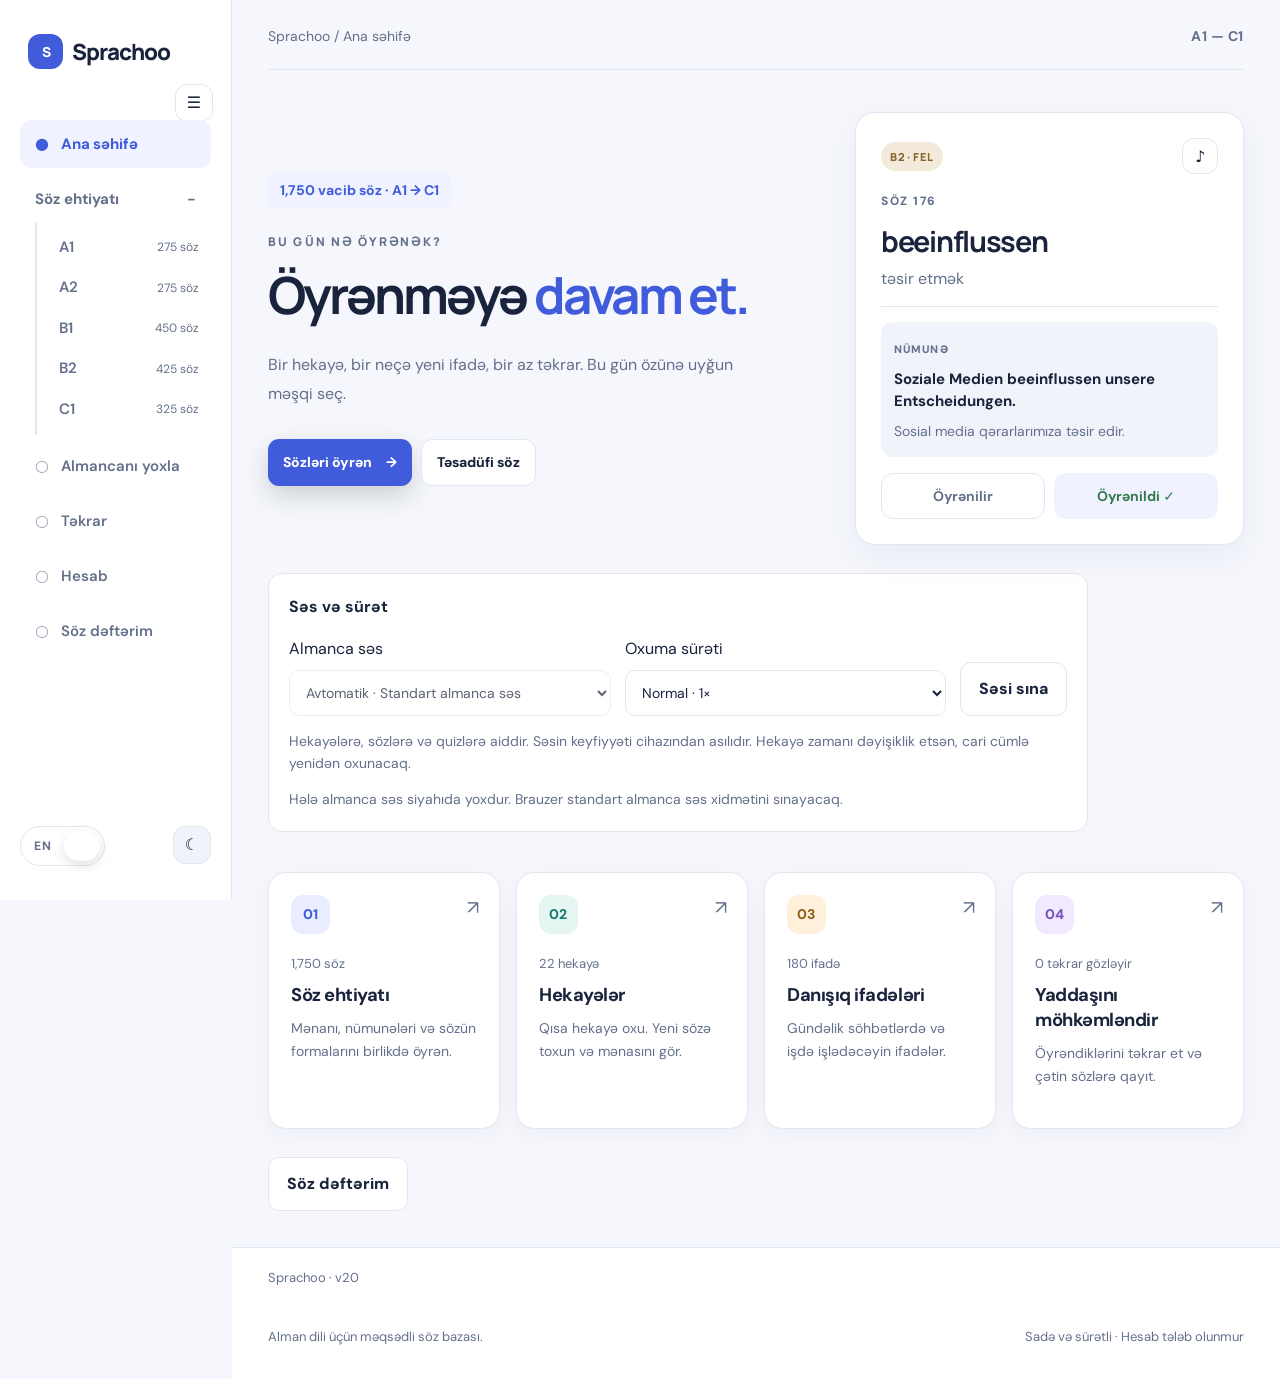
<file: index.html>
<!DOCTYPE html>
<html lang="az" data-theme="light" data-build="20">
<head>
  <meta charset="UTF-8" />
  <meta name="viewport" content="width=device-width, initial-scale=1.0" />
  <title>Sprachoo — Alman dilində 1,750 vacib söz</title>
  <meta name="description" content="A1-dən C1-ə qədər 1,750 vacib Alman sözünü Azərbaycan və İngilis dillərində öyrən." />
  <link rel="preconnect" href="https://fonts.googleapis.com">
  <link rel="preconnect" href="https://fonts.gstatic.com" crossorigin>
  <link href="https://fonts.googleapis.com/css2?family=DM+Sans:wght@400;500;600;700&family=Manrope:wght@600;700;800&display=swap" rel="stylesheet">
  <link rel="stylesheet" href="styles.css?v=20" />
  <link rel="stylesheet" href="workspace.css?v=20" />
  <link rel="stylesheet" href="course.css?v=20" />
</head>
<body>
  <div class="ambient ambient-one"></div>
  <div class="ambient ambient-two"></div>

  <header class="topbar">
    <a class="brand" href="#home" aria-label="Sprachoo home">
      <span class="brand-mark">S</span>
      <span>Sprachoo</span>
    </a>
    <button id="sidebarToggle" type="button" class="icon-btn" aria-controls="mainNav" aria-expanded="true" aria-label="Collapse menu">☰</button>
    <nav id="mainNav" aria-label="Main navigation">
      <a href="#home" data-workspace-text="home">Ana səhifə</a>
      <details id="vocabularyNav" open><summary><span data-course-text="vocabulary">Söz ehtiyatı</span></summary><div id="sidebarLevels"></div></details>
      <a href="#assessment" data-course-text="assessment">Almancanı yoxla</a>
      <a href="#review" data-feature-text="navReview">Təkrar</a>

      <span id="navQuiz" hidden></span>
      <a href="#account" id="navAccount">Hesab</a>
      <a href="#saved" id="navProgress" data-course-text="saved">Söz dəftərim</a>
    </nav>
    <div class="language-toggle" id="languageToggle" role="group" aria-label="Translation language">
      <button type="button" data-lang="en" aria-label="Show English translations">EN</button>
      <button type="button" data-lang="az" class="active" aria-label="Show Azerbaijani translations">AZ</button>
    </div>
    <button class="icon-btn" id="themeToggle" type="button" aria-label="Toggle dark mode" title="Toggle theme">☾</button>
  </header>

  <main id="workspaceMain">
    <span id="navWords" hidden></span>
    <div class="workspace-heading"><span id="workspaceBreadcrumb">Sprachoo / Öyrənmə məkanı</span><span class="workspace-level-note">A1 — C1</span></div>
    <div class="shell" id="levelWorkspace" hidden><div class="level-heading"><h1 id="courseLevelTitle">A1</h1><label><span data-course-text="speed">Sürət</span> <select id="levelSpeed"><option value="0.75">Slow</option><option value="1">Normal</option><option value="1.25">Fast</option></select></label></div><nav id="levelTabs" aria-label="Level activities"></nav></div>
    <section id="home" class="hero shell">
      <div class="hero-copy reveal">
        <div class="hero-badge" id="heroBadge"><span class="pulse-dot"></span> 1,750 vacib söz · A1 → C1</div>
        <p class="eyebrow" id="heroEyebrow">ALMAN DİLİNİ DAHA AĞILLI ÖYRƏN</p>
        <h1 id="heroTitle">Həqiqətən <em>işlədəcəyin</em> Alman sözlərini öyrən.</h1>
        <p class="lead" id="heroLead">A1-dən C1-ə qədər 1,750 vacib Alman sözü. Azərbaycan və İngilis tərcümələri, tələffüz, quiz və proqres izləmə — hamısı bir yerdə.</p>
        <div class="hero-actions">
          <a class="btn primary" href="#learn" id="startLearningBtn">Öyrənməyə başla <span>→</span></a>
          <a class="btn secondary" href="#stories" data-story-text="read">Hekayələri oxu</a>
          <a class="btn secondary" href="#review" data-feature-text="practice">Bu gün təkrar et</a>
          <button class="btn secondary" id="randomWordBtn" type="button">Təsadüfi söz</button>
        </div>
        <div class="trust-row">
          <div><span class="trust-icon">✓</span><span><b id="trustLevelsTitle">5 səviyyə</b><small id="trustLevelsSub">A1-dən C1-ə</small></span></div>
          <div><span class="trust-icon">↗</span><span><b id="trustProgressTitle">Proqresi izlə</b><small id="trustProgressSub">Brauzerdə saxlanılır</small></span></div>
          <div><span class="trust-icon">◉</span><span><b id="trustPronTitle">Tələffüz</b><small id="trustPronSub">Bir kliklə</small></span></div>
        </div>
      </div>

      <div class="hero-visual reveal">
        <div class="float-chip chip-one">A1 · sein</div>
        <div class="float-chip chip-two">C1 · mithin</div>
        <div class="study-card" id="heroStudyCard">
          <div class="study-card-head">
            <span class="level-pill level-B2" id="heroType">B2 · FEL</span>
            <button class="speaker-btn" type="button" data-speak="beeinflussen" aria-label="Listen to beeinflussen">♪</button>
          </div>
          <div class="word-number" id="heroWordNumber">SÖZ 176</div>
          <h2>beeinflussen</h2>
          <p class="translation" id="heroMeaning">to influence</p>
          <div class="mini-divider"></div>
          <div class="example-box">
            <span id="heroExampleLabel">Nümunə</span>
            <p>Soziale Medien beeinflussen unsere Entscheidungen.</p>
            <small id="heroExampleTranslation">Social media influences our decisions.</small>
          </div>
          <div class="study-actions">
            <button class="state-btn" id="heroLearningBtn">Öyrənilir</button>
            <button class="state-btn success" id="heroMasteredBtn">Öyrənildi ✓</button>
          </div>
        </div>
        <div class="mini-progress-card">
          <span id="heroLevelProgressLabel">Bu səviyyə</span>
          <strong>24%</strong>
          <div class="tiny-bar"><i style="width:24%"></i></div>
        </div>
      </div>
      <div class="audio-settings" id="audioSettings">
        <h3 data-audio-text="title">Səs və sürət</h3>
        <div class="audio-controls"><label><span data-audio-text="voice">Almanca səs</span><select id="speechVoice" aria-describedby="audioHint audioStatus"></select></label><label><span data-audio-text="speed">Oxuma sürəti</span><select id="speechSpeed"></select></label><button type="button" class="btn secondary" id="previewVoice" data-audio-text="preview">Səsi sına</button></div>
        <p id="audioHint" data-audio-text="hint"></p><p id="audioStatus" role="status"></p>
      </div>
      <div class="activity-grid">
        <a class="activity-card activity-vocabulary" href="#learn"><span class="activity-number">01</span><span class="activity-meta">1,750 <span data-workspace-text="words">söz</span></span><h2 data-workspace-text="vocabulary">Söz ehtiyatı</h2><p data-workspace-text="vocabularyCopy">Mənanı, nümunələri və sözün formalarını birlikdə öyrən.</p><span class="activity-go" aria-hidden="true">↗</span></a>
        <a class="activity-card activity-stories" href="#stories"><span class="activity-number">02</span><span class="activity-meta">22 <span data-workspace-text="storiesCount">hekayə</span></span><h2 data-workspace-text="stories">Hekayələr</h2><p data-workspace-text="storiesCopy">Qısa hekayə oxu. Yeni sözə toxun və mənasını gör.</p><span class="activity-go" aria-hidden="true">↗</span></a>
        <a class="activity-card activity-phrases" href="#phrases"><span class="activity-number">03</span><span class="activity-meta">180 <span data-workspace-text="phrasesCount">ifadə</span></span><h2 data-workspace-text="phrases">Danışıq ifadələri</h2><p data-workspace-text="phrasesCopy">Gündəlik söhbətlərdə və işdə işlədəcəyin ifadələr.</p><span class="activity-go" aria-hidden="true">↗</span></a>
        <a class="activity-card activity-review" href="#review"><span class="activity-number">04</span><span class="activity-meta" id="homeDueCount">0</span><h2 data-workspace-text="review">Yaddaşını möhkəmləndir</h2><p data-workspace-text="reviewCopy">Öyrəndiklərini təkrar et və çətin sözlərə qayıt.</p><span class="activity-go" aria-hidden="true">↗</span></a>
      </div>
      <a class="btn secondary home-saved" href="#saved" data-course-text="saved">Söz dəftərim</a>
      <div class="home-progress-strip" hidden><div><span data-workspace-text="yourProgress">Sənin irəliləyişin</span><strong id="homeMasteredCount">0 / 1,750</strong></div><div class="home-progress-track" role="progressbar" aria-label="Vocabulary mastery" aria-valuemin="0" aria-valuemax="1750" aria-valuenow="0" id="homeProgressTrack"><span id="homeProgressFill"></span></div><a href="#saved" id="homeSavedLink">Söz dəftərim →</a></div>
    </section>

    <section id="stories" class="section shell stories-section">
      <div class="section-head"><div><p class="eyebrow" data-story-text="nav">Hekayələr</p><h2 data-story-text="title">Oxu və sözləri mətn içində öyrən.</h2><p class="section-copy" data-story-text="intro"></p></div></div>
      <label class="story-picker"><span data-story-text="choose">Hekayə seç</span><select id="storySelect"></select></label>
      <article class="story-reader"><div class="story-reader-header"><span id="storyMeta"></span><button class="btn secondary" id="listenStory" type="button" data-story-text="listen">Hekayəni dinlə</button></div><h3 id="storyTitle" lang="de"></h3><p class="story-hint" data-story-text="hint"></p><div id="storyText" lang="de"></div></article>
      <div class="story-comprehension"><h3 data-story-text="questions">Nə başa düşdün?</h3><p id="storyScore" role="status"></p><div id="storyQuestions"></div></div>
    </section>

    <section id="review" class="section shell review-section">
      <div class="section-head"><div><p class="eyebrow" data-feature-text="navReview">Təkrar</p><h2 data-feature-text="reviewTitle">Bu gün təkrar et.</h2><p class="section-copy" data-feature-text="reviewCopy"></p></div>
      <label class="feature-level"><span data-feature-text="level">Səviyyə</span><select id="reviewLevel"><option value="A1">A1</option></select></label></div>
      <div class="review-layout"><aside class="review-sidebar"><strong id="reviewStats" aria-live="polite"></strong><p data-feature-text="reviewHint"></p><p id="reviewStorage"></p></aside><div class="review-card" id="reviewCard"></div></div>
    </section>

    <section id="learn" class="section shell">
      <div class="section-head reveal">
        <div>
          <p class="eyebrow" id="learnEyebrow">SÖZLÜYÜ KƏŞF ET</p>
          <h2 id="learnTitle">Səviyyəni seç.</h2>
          <p class="section-copy" id="learnCopy">Səviyyə-səviyyə öyrən və ya 1,750 söz arasında dərhal axtar.</p>
        </div>
        <button type="button" id="vocabularyToggle" class="btn secondary" aria-expanded="true" aria-controls="vocabularyContent">Sözləri gizlət</button>
      </div>
      <div id="vocabularyContent">
      <div class="vocabulary-search-row">
        <label class="search-wrap">
          <span>⌕</span>
          <input id="searchInput" type="search" placeholder="Almanca və ya Azərbaycan dilində axtar…" autocomplete="off" />
        </label>
      </div>

      <div class="levels" id="levelButtons"></div>

      <div class="toolbar">
        <div><strong id="wordCount">0 words</strong><span class="toolbar-note" id="filterHint"> in A1</span></div>
        <select id="statusFilter" aria-label="Filter by learning status">
          <option value="all" id="statusAll">Bütün sözlər</option>
          <option value="new" id="statusNew">Yeni</option>
          <option value="learning" id="statusLearning">Öyrənilir</option>
          <option value="mastered" id="statusMastered">Öyrənildi</option>
        </select>
      </div>
      <div class="word-grid" id="wordGrid"></div>
      <nav class="word-pagination" id="wordPagination" aria-label="Vocabulary pages" hidden>
        <button type="button" id="wordPrevious" aria-controls="wordGrid">← Əvvəlki</button>
        <span id="wordPageInfo" aria-live="polite"></span>
        <button type="button" id="wordNext" aria-controls="wordGrid">Növbəti →</button>
      </nav>
      </div>
    </section>

    <section id="phrases" class="section shell">
      <div class="section-head"><div><p class="eyebrow" data-feature-text="navPhrases">İfadələr</p><h2 data-feature-text="phrasesTitle"></h2><p class="section-copy" data-feature-text="phrasesCopy"></p></div><label class="feature-level"><span data-feature-text="level">Səviyyə</span><select id="phraseLevel"><option value="A1">A1</option></select></label></div>
      <p id="phraseCount" class="toolbar-note"></p><div id="phraseGrid" class="word-grid"></div>
    </section>

    <section id="quiz" class="quiz-section">
      <div class="quiz-shell shell">
        <div class="quiz-intro reveal">
          <p class="eyebrow light" id="quizEyebrow">SÜRƏTLİ MƏŞQ</p>
          <h2 id="quizTitle">Sözü yadda saxla.</h2>
          <p id="quizCopy">10 qısa sual. Dərhal nəticəni gör və yeni sözləri praktikada möhkəmləndir.</p>
          <div class="quiz-meta">
            <label><span id="quizLevelLabel">Səviyyə</span>
              <select id="quizLevel"></select>
            </label>
            <div class="score-box"><span id="quizScoreLabel">Nəticə</span><strong id="quizScore">0 / 0</strong></div>
          </div>
        </div>

        <div class="quiz-card reveal" id="quizCard">
          <div class="quiz-card-top">
            <span id="quizCounter">Question 1</span>
            <button class="speaker-btn dark" id="quizSpeak" type="button" aria-label="Listen to quiz word">♪</button>
          </div>
          <p class="quiz-label" id="quizPrompt">Bu söz nə deməkdir?</p>
          <h3 id="quizWord">—</h3>
          <div id="quizOptions" class="quiz-options"></div>
          <div id="quizFeedback" class="quiz-feedback"></div>
          <button id="nextQuiz" class="btn quiz-next hidden" type="button">Növbəti sual →</button>
        </div>
      </div>
    </section>

    <div hidden id="progress" class="section shell progress-section">
      <div class="section-head reveal">
        <div>
          <p class="eyebrow" id="progressEyebrow">SƏNİN PROQRESİN</p>
          <h2 id="progressTitle">Kiçik addımlar böyük nəticə verir.</h2>
          <p class="section-copy" id="progressCopy">Sözləri “Öyrənilir” və ya “Öyrənildi” kimi qeyd et və irəliləyişini izlə.</p>
        </div>
        <button id="resetProgress" class="btn subtle-danger" type="button">Proqresi sıfırla</button>
      </div>

      <div class="progress-layout">
        <div class="overall-card reveal">
          <div class="ring" id="overallRing"><span id="overallPercent">0%</span></div>
          <div>
            <span class="small-label" id="overallProgressLabel">ÜMUMİ PROQRES</span>
            <h3 id="masteryMessage">Sənin öyrənmə yolun buradan başlayır.</h3>
            <p id="progressDescription">Sözləri addım-addım öyrən. Proqresin bu brauzerdə saxlanılır.</p>
          </div>
        </div>

        <div class="progress-cards reveal">
          <div class="progress-card mastered-card"><span id="masteredLabel">Öyrənildi</span><strong id="masteredCount">0</strong><small id="masteredSub">söz tamamlandı</small></div>
          <div class="progress-card learning-card"><span id="learningLabel">Öyrənilir</span><strong id="learningCount">0</strong><small id="learningSub">öyrənmə siyahısında</small></div>
          <div class="progress-card new-card"><span id="newLabel">Yeni</span><strong id="newCount">1750</strong><small id="newSub">öyrənilməyi gözləyir</small></div>
        </div>
      </div>

      <div class="level-progress-panel reveal">
        <div class="panel-head"><strong id="levelsProgressTitle">Səviyyələr üzrə proqres</strong><span id="levelsProgressSub">Öyrənilmiş sözlər</span></div>
        <div id="progressBars" class="progress-bars"></div>
      </div>
    </div>
    <section id="account" class="section shell" hidden><h2 id="accountTitle">Sprachoo hesabın</h2><div id="accountPanel" class="account-panel"></div></section>
    <section id="saved" class="section shell"><h2 data-course-text="saved">Söz dəftərim</h2><div class="saved-add-panel"><label for="savedSearch" id="savedSearchLabel">Söz əlavə et</label><input id="savedSearch" type="search" autocomplete="off" maxlength="100" placeholder="Almanca, azərbaycanca və ya ingiliscə axtar"><p id="savedSearchHint"></p><div id="savedSearchResults" aria-live="polite"></div><p id="savedStatus" role="status"></p></div><p id="savedPracticeHint"></p><button id="savedPractice" type="button" class="btn primary"></button><div id="savedWordsList" class="word-grid"></div></section>
    <section id="grammar" class="section shell"><h2 data-course-text="grammar">Qrammatika</h2><div id="grammarLessons"></div></section>
    <section id="videos" class="section shell"><h2 data-course-text="videos">Videolar</h2><div id="videoActivities" class="media-grid"></div></section>
    <section id="listening" class="section shell"><h2 data-course-text="listening">Dinləmə</h2><div id="listeningActivities" class="media-grid"></div></section>
    <section id="assessment" class="section shell"><h2 data-course-text="assessment">Almancanı yoxla</h2><p data-course-text="assessmentIntro"></p><div id="assessmentPanel"></div></section>
    <section id="practice" class="section shell"><h2 data-course-text="practice">Sözləri işlət</h2><div id="practicePanel"></div></section>
  </main>

  <footer>
    <div class="shell release-label">Sprachoo · v20</div>
    <div class="shell footer-inner">
      <div><a class="brand footer-brand" href="#home"><span class="brand-mark">S</span><span>Sprachoo</span></a><p id="footerDescription">Alman dili üçün məqsədli söz bazası.</p></div>
      <div class="footer-note" id="footerNote">Sadə və sürətli · Hesab tələb olunmur</div>
    </div>
  </footer>

  <div id="wordPopup" class="word-popup" role="dialog" aria-modal="false" aria-labelledby="wordPopupTitle" hidden></div>
  <div id="transcriptWordPopup" class="word-popup transcript-word-popup" role="dialog" aria-modal="false" aria-labelledby="transcriptPopupTitle" hidden></div>
  <div class="toast" id="toast" role="status" aria-live="polite"></div>
  <script src="examples.js?v=20"></script>
  <script src="phrases.js?v=20"></script>
  <script src="review.js?v=20"></script>
  <script src="stories-data.js?v=20"></script>
  <script src="stories.js?v=20"></script>
  <script src="features.js?v=20"></script>
  <script src="audio.js?v=20"></script>
  <script src="vocabulary-extra.js?v=20"></script>
  <script src="content-extra.js?v=20"></script>
  <script src="course-data.js?v=20"></script>
  <script src="app.js?v=20"></script>
  <script src="workspace.js?v=20"></script>
  <script src="video-transcripts.js?v=20"></script>
  <script src="transcripts.js?v=20"></script>
  <script src="course.js?v=20"></script>
  <script src="account-config.js?v=20"></script>
  <script src="account.js?v=20"></script>
</body>
</html>
</file>
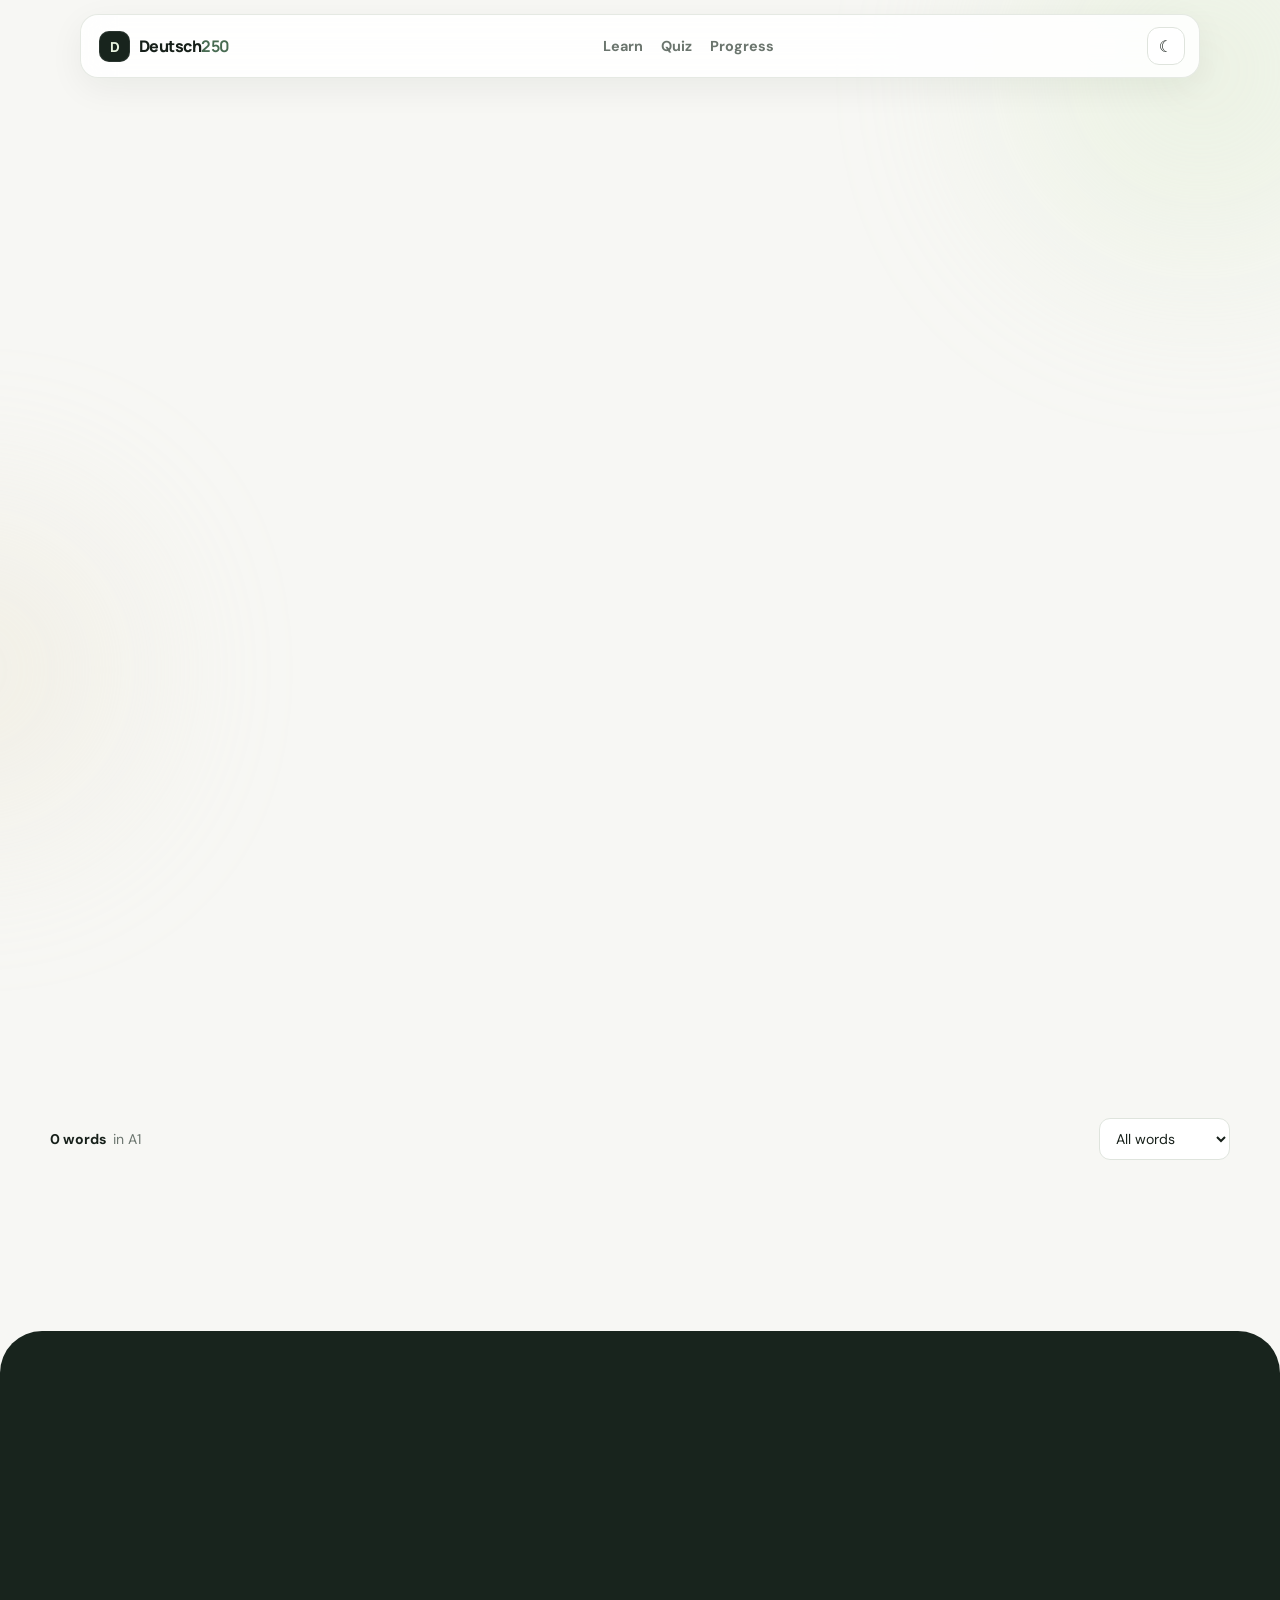
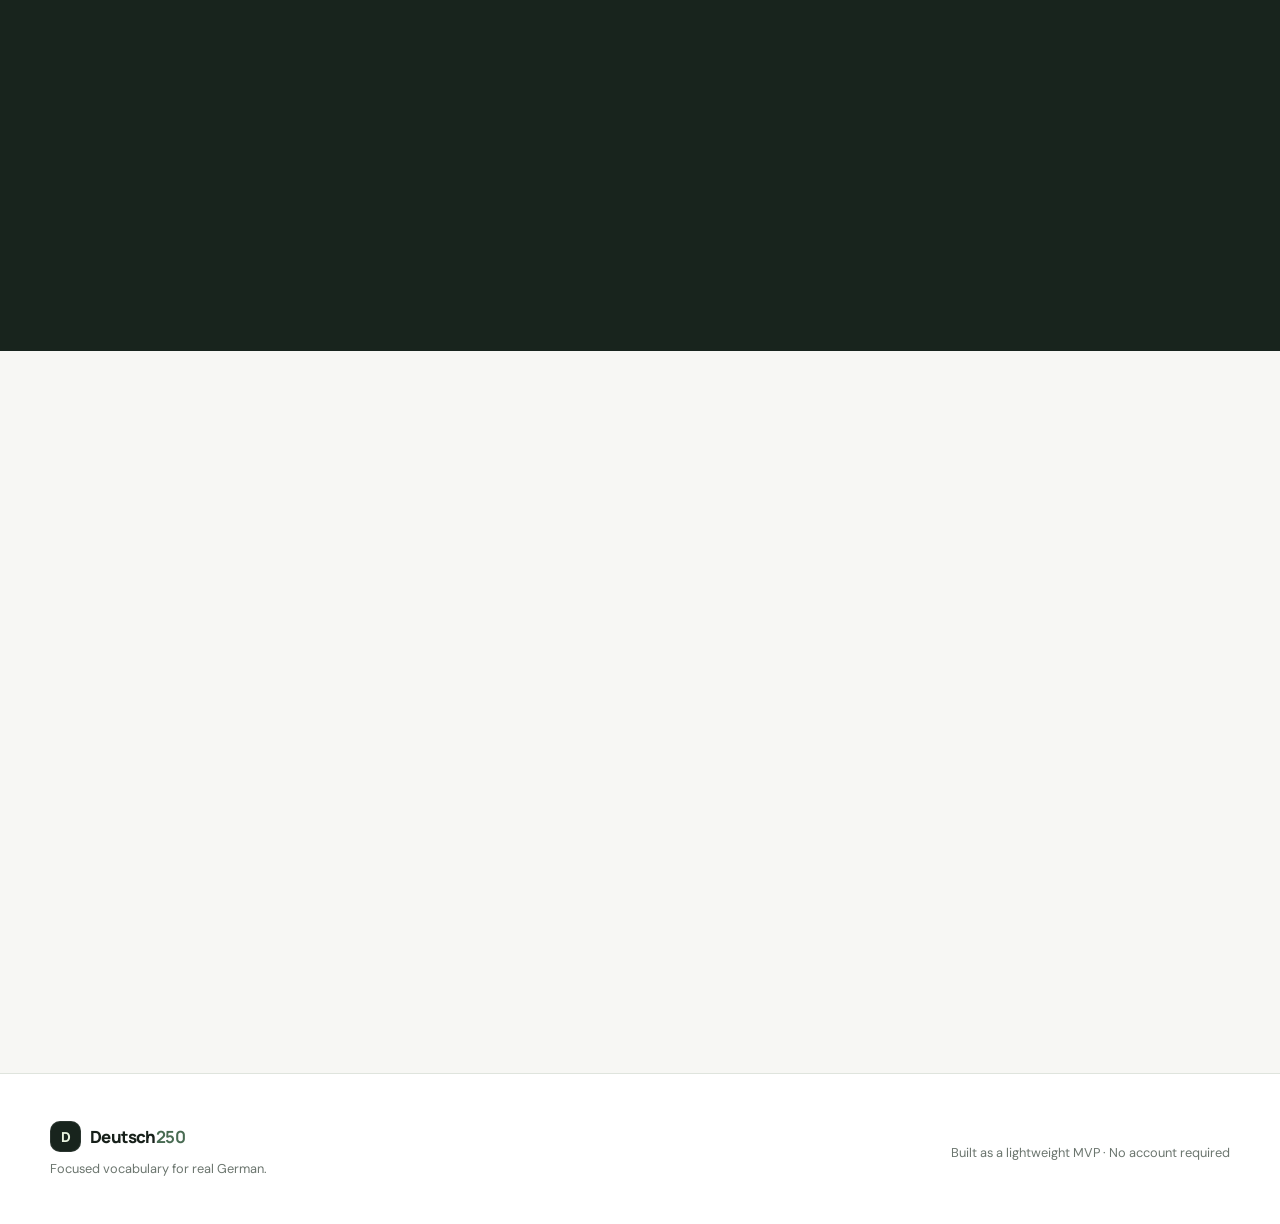
<file: index(4).html>
<!DOCTYPE html>
<html lang="en" data-theme="light">
<head>
  <meta charset="UTF-8" />
  <meta name="viewport" content="width=device-width, initial-scale=1.0" />
  <title>Deutsch250 — German vocabulary that sticks</title>
  <meta name="description" content="Learn 250 high-value German words from A1 to C1 with pronunciation, progress tracking and quizzes." />
  <link rel="preconnect" href="https://fonts.googleapis.com">
  <link rel="preconnect" href="https://fonts.gstatic.com" crossorigin>
  <link href="https://fonts.googleapis.com/css2?family=DM+Sans:wght@400;500;600;700&family=Manrope:wght@600;700;800&display=swap" rel="stylesheet">
  <link rel="stylesheet" href="styles.css" />
</head>
<body>
  <div class="ambient ambient-one"></div>
  <div class="ambient ambient-two"></div>

  <header class="topbar">
    <a class="brand" href="#home" aria-label="Deutsch250 home">
      <span class="brand-mark">D</span>
      <span>Deutsch<b>250</b></span>
    </a>
    <nav>
      <a href="#learn">Learn</a>
      <a href="#quiz">Quiz</a>
      <a href="#progress">Progress</a>
    </nav>
    <button class="icon-btn" id="themeToggle" type="button" aria-label="Toggle dark mode" title="Toggle theme">☾</button>
  </header>

  <main>
    <section id="home" class="hero shell">
      <div class="hero-copy reveal">
        <div class="hero-badge"><span class="pulse-dot"></span> 250 useful words · A1 → C1</div>
        <p class="eyebrow">SMARTER GERMAN VOCABULARY</p>
        <h1>Learn words you’ll <em>actually use.</em></h1>
        <p class="lead">A focused German vocabulary trainer with CEFR levels, pronunciation, quizzes, and progress that stays on your device.</p>
        <div class="hero-actions">
          <a class="btn primary" href="#learn">Start learning <span>→</span></a>
          <button class="btn secondary" id="randomWordBtn" type="button">Surprise me</button>
        </div>
        <div class="trust-row">
          <div><span class="trust-icon">✓</span><span><b>5 levels</b><small>A1 to C1</small></span></div>
          <div><span class="trust-icon">↗</span><span><b>Track progress</b><small>Saved locally</small></span></div>
          <div><span class="trust-icon">◉</span><span><b>Pronunciation</b><small>One click</small></span></div>
        </div>
      </div>

      <div class="hero-visual reveal">
        <div class="float-chip chip-one">A1 · sein</div>
        <div class="float-chip chip-two">C1 · mithin</div>
        <div class="study-card" id="heroStudyCard">
          <div class="study-card-head">
            <span class="level-pill level-B2">B2 · VERB</span>
            <button class="speaker-btn" type="button" data-speak="beeinflussen" aria-label="Listen to beeinflussen">♪</button>
          </div>
          <div class="word-number">WORD 176</div>
          <h2>beeinflussen</h2>
          <p class="translation">to influence</p>
          <div class="mini-divider"></div>
          <div class="example-box">
            <span>Example</span>
            <p>Soziale Medien beeinflussen unsere Entscheidungen.</p>
            <small>Social media influences our decisions.</small>
          </div>
          <div class="study-actions">
            <button class="state-btn">Still learning</button>
            <button class="state-btn success">Got it ✓</button>
          </div>
        </div>
        <div class="mini-progress-card">
          <span>This level</span>
          <strong>24%</strong>
          <div class="tiny-bar"><i style="width:24%"></i></div>
        </div>
      </div>
    </section>

    <section id="learn" class="section shell">
      <div class="section-head reveal">
        <div>
          <p class="eyebrow">EXPLORE THE LIBRARY</p>
          <h2>Choose your level.</h2>
          <p class="section-copy">Work level by level, or search all 250 words instantly.</p>
        </div>
        <label class="search-wrap">
          <span>⌕</span>
          <input id="searchInput" type="search" placeholder="Search German or English…" autocomplete="off" />
        </label>
      </div>

      <div class="levels" id="levelButtons"></div>

      <div class="toolbar">
        <div><strong id="wordCount">0 words</strong><span class="toolbar-note" id="filterHint"> in A1</span></div>
        <select id="statusFilter" aria-label="Filter by learning status">
          <option value="all">All words</option>
          <option value="new">New</option>
          <option value="learning">Learning</option>
          <option value="mastered">Mastered</option>
        </select>
      </div>
      <div class="word-grid" id="wordGrid"></div>
    </section>

    <section id="quiz" class="quiz-section">
      <div class="quiz-shell shell">
        <div class="quiz-intro reveal">
          <p class="eyebrow light">QUICK PRACTICE</p>
          <h2>Make the word stick.</h2>
          <p>Ten quick questions. Get instant feedback and turn new words into learning words automatically.</p>
          <div class="quiz-meta">
            <label>Level
              <select id="quizLevel"></select>
            </label>
            <div class="score-box"><span>Score</span><strong id="quizScore">0 / 0</strong></div>
          </div>
        </div>

        <div class="quiz-card reveal" id="quizCard">
          <div class="quiz-card-top">
            <span id="quizCounter">Question 1</span>
            <button class="speaker-btn dark" id="quizSpeak" type="button" aria-label="Listen to quiz word">♪</button>
          </div>
          <p class="quiz-label">What does this mean?</p>
          <h3 id="quizWord">—</h3>
          <div id="quizOptions" class="quiz-options"></div>
          <div id="quizFeedback" class="quiz-feedback"></div>
          <button id="nextQuiz" class="btn quiz-next hidden" type="button">Next question →</button>
        </div>
      </div>
    </section>

    <section id="progress" class="section shell progress-section">
      <div class="section-head reveal">
        <div>
          <p class="eyebrow">YOUR PROGRESS</p>
          <h2>Small steps add up.</h2>
          <p class="section-copy">Mark words as Learning or Mastered and watch each level fill up.</p>
        </div>
        <button id="resetProgress" class="btn subtle-danger" type="button">Reset progress</button>
      </div>

      <div class="progress-layout">
        <div class="overall-card reveal">
          <div class="ring" id="overallRing"><span id="overallPercent">0%</span></div>
          <div>
            <span class="small-label">OVERALL MASTERY</span>
            <h3 id="masteryMessage">Your journey starts here.</h3>
            <p>Master words one by one. Your progress is stored in this browser.</p>
          </div>
        </div>

        <div class="progress-cards reveal">
          <div class="progress-card mastered-card"><span>Mastered</span><strong id="masteredCount">0</strong><small>words completed</small></div>
          <div class="progress-card learning-card"><span>Learning</span><strong id="learningCount">0</strong><small>in your queue</small></div>
          <div class="progress-card new-card"><span>New</span><strong id="newCount">250</strong><small>waiting for you</small></div>
        </div>
      </div>

      <div class="level-progress-panel reveal">
        <div class="panel-head"><strong>Progress by level</strong><span>Mastered words</span></div>
        <div id="progressBars" class="progress-bars"></div>
      </div>
    </section>
  </main>

  <footer>
    <div class="shell footer-inner">
      <div><a class="brand footer-brand" href="#home"><span class="brand-mark">D</span><span>Deutsch<b>250</b></span></a><p>Focused vocabulary for real German.</p></div>
      <div class="footer-note">Built as a lightweight MVP · No account required</div>
    </div>
  </footer>

  <div class="toast" id="toast" role="status" aria-live="polite"></div>
  <script src="app.js"></script>
</body>
</html>
</file>
<file: styles.css>
:root{
  --bg:#f7f7f4; --surface:#ffffff; --surface-2:#f0f2ed; --ink:#17201a; --muted:#6b756e;
  --line:#dfe4dd; --brand:#486b52; --brand-2:#dcecce; --brand-3:#edf5e8; --dark:#18241d;
  --success:#337a4d; --amber:#a16b21; --danger:#a74545; --white:#fff;
  --shadow:0 18px 60px rgba(36,52,42,.10); --shadow-soft:0 8px 30px rgba(36,52,42,.07);
  --radius:22px; --level:A1;
}
html[data-theme="dark"]{
  --bg:#111713; --surface:#18201b; --surface-2:#202a23; --ink:#edf4ee; --muted:#9fad9f;
  --line:#2d3930; --brand:#9bc59f; --brand-2:#304738; --brand-3:#213229; --dark:#0b100c;
  --success:#8bc49b; --amber:#d6af74; --danger:#e19a9a; --white:#f8fbf8;
  --shadow:0 18px 60px rgba(0,0,0,.25); --shadow-soft:0 8px 30px rgba(0,0,0,.18);
}
*{box-sizing:border-box}
html{scroll-behavior:smooth;scroll-padding-top:88px}
body{margin:0;font-family:"DM Sans",system-ui,-apple-system,Segoe UI,sans-serif;background:var(--bg);color:var(--ink);overflow-x:hidden;transition:background .3s,color .3s}
body::selection{background:var(--brand-2)}
a{text-decoration:none;color:inherit}button,input,select{font:inherit}.shell{width:min(1180px,calc(100% - 40px));margin-inline:auto}
.ambient{position:fixed;border-radius:999px;filter:blur(90px);opacity:.34;pointer-events:none;z-index:-1}.ambient-one{width:380px;height:380px;background:#d9ebc8;top:-120px;right:-110px}.ambient-two{width:300px;height:300px;background:#e6dfc8;top:520px;left:-180px}html[data-theme="dark"] .ambient{opacity:.08}
.topbar{position:sticky;top:14px;z-index:30;width:min(1120px,calc(100% - 28px));height:64px;margin:14px auto 0;padding:0 14px 0 18px;display:flex;align-items:center;justify-content:space-between;background:color-mix(in srgb,var(--surface) 88%,transparent);backdrop-filter:blur(16px);border:1px solid color-mix(in srgb,var(--line) 80%,transparent);border-radius:18px;box-shadow:0 10px 35px rgba(22,31,25,.06)}
.brand{display:flex;align-items:center;gap:9px;font-family:"Manrope",sans-serif;font-weight:800;letter-spacing:-.035em}.brand b{color:var(--brand)}.brand-mark{display:grid;place-items:center;width:31px;height:31px;border-radius:10px;background:var(--dark);color:#e8f3df;font-size:.86rem;box-shadow:inset 0 0 0 1px rgba(255,255,255,.08)}
nav{display:flex;gap:30px;color:var(--muted);font-weight:700;font-size:.9rem}nav a{position:relative}nav a::after{content:"";position:absolute;left:0;right:100%;bottom:-7px;height:2px;background:var(--brand);transition:.25s}nav a:hover{color:var(--ink)}nav a:hover::after{right:0}
.icon-btn,.speaker-btn{border:1px solid var(--line);background:var(--surface);color:var(--ink);cursor:pointer;display:grid;place-items:center}.icon-btn{width:38px;height:38px;border-radius:12px;font-size:1rem}.icon-btn:hover{transform:translateY(-1px);box-shadow:var(--shadow-soft)}
.hero{min-height:720px;padding:94px 0 88px;display:grid;grid-template-columns:1.05fr .95fr;gap:78px;align-items:center}.hero-copy{position:relative;z-index:2}.hero-badge{display:inline-flex;align-items:center;gap:8px;padding:7px 12px;border:1px solid var(--line);background:color-mix(in srgb,var(--surface) 72%,transparent);border-radius:999px;font-size:.79rem;color:var(--muted);font-weight:700;margin-bottom:25px}.pulse-dot{width:7px;height:7px;border-radius:50%;background:#6da16f;box-shadow:0 0 0 5px rgba(109,161,111,.13)}
.eyebrow{font-family:"Manrope",sans-serif;font-size:.72rem;font-weight:800;letter-spacing:.18em;color:var(--brand);margin:0 0 15px}.eyebrow.light{color:#b7d0ba}.hero h1,.section-head h2,.quiz-intro h2{font-family:"Manrope",sans-serif}.hero h1{font-size:clamp(3.7rem,7vw,6.3rem);line-height:.94;letter-spacing:-.065em;margin:0;max-width:750px}.hero h1 em{font-style:normal;color:var(--brand)}.lead{font-size:1.12rem;line-height:1.75;color:var(--muted);max-width:620px;margin:27px 0 31px}.hero-actions{display:flex;gap:12px;flex-wrap:wrap}
.btn{border:0;border-radius:14px;padding:13px 18px;font-weight:800;cursor:pointer;display:inline-flex;align-items:center;justify-content:center;gap:14px;transition:transform .18s,box-shadow .18s,background .18s}.btn:hover{transform:translateY(-2px)}.btn.primary{background:var(--dark);color:#eef6e8;box-shadow:0 10px 25px rgba(21,35,26,.18)}html[data-theme="dark"] .btn.primary{background:#d8e9d5;color:#152019}.btn.secondary{background:var(--surface);color:var(--ink);border:1px solid var(--line)}.btn.subtle-danger{background:transparent;border:1px solid color-mix(in srgb,var(--danger) 35%,var(--line));color:var(--danger)}
.trust-row{display:flex;gap:26px;margin-top:40px;flex-wrap:wrap}.trust-row>div{display:flex;align-items:center;gap:9px}.trust-icon{width:30px;height:30px;border-radius:10px;background:var(--brand-3);color:var(--brand);display:grid;place-items:center;font-weight:900}.trust-row span:last-child{display:flex;flex-direction:column}.trust-row b{font-size:.84rem}.trust-row small{font-size:.72rem;color:var(--muted);margin-top:2px}
.hero-visual{position:relative;display:grid;place-items:center;min-height:500px}.hero-visual::before{content:"";position:absolute;width:420px;height:420px;border-radius:50%;background:radial-gradient(circle at 35% 30%,#e3efd6,#cfe0c4 50%,#c6d2bc 100%);box-shadow:inset 0 0 70px rgba(255,255,255,.35)}html[data-theme="dark"] .hero-visual::before{background:radial-gradient(circle at 35% 30%,#344b3b,#27372c 55%,#1d2922)}
.study-card{position:relative;width:min(390px,88vw);background:color-mix(in srgb,var(--surface) 96%,transparent);border:1px solid color-mix(in srgb,var(--line) 80%,transparent);border-radius:28px;padding:27px;box-shadow:0 30px 70px rgba(33,50,38,.18);z-index:2;transform:rotate(-1.5deg);transition:.35s}.study-card:hover{transform:rotate(0deg) translateY(-5px)}.study-card-head{display:flex;align-items:center;justify-content:space-between}.level-pill,.tag{display:inline-flex;align-items:center;border-radius:999px;font-family:"Manrope",sans-serif;font-size:.69rem;font-weight:800;letter-spacing:.04em;padding:6px 9px}.level-A1{background:#e8f4df;color:#3f6c45}.level-A2{background:#e0f2ee;color:#2f7166}.level-B1{background:#e9edfb;color:#5062a1}.level-B2{background:#f4eadc;color:#8b632d}.level-C1{background:#f1e5ee;color:#855079}html[data-theme="dark"] .level-A1,html[data-theme="dark"] .level-A2,html[data-theme="dark"] .level-B1,html[data-theme="dark"] .level-B2,html[data-theme="dark"] .level-C1{filter:saturate(.75) brightness(.75);color:#f1f4f0}
.speaker-btn{width:36px;height:36px;border-radius:12px;font-weight:900;transition:.2s}.speaker-btn:hover{transform:scale(1.06);background:var(--brand-3)}.speaker-btn.dark{background:#25332a;border-color:#425449;color:#e9f2e9}.word-number{font-size:.68rem;letter-spacing:.13em;color:var(--muted);font-weight:800;margin-top:26px}.study-card h2{font-family:"Manrope",sans-serif;font-size:2.35rem;letter-spacing:-.045em;margin:6px 0 2px}.translation{font-size:1.05rem;color:var(--muted);margin:0}.mini-divider{height:1px;background:var(--line);margin:24px 0}.example-box{background:var(--surface-2);border-radius:17px;padding:17px}.example-box span{font-size:.68rem;text-transform:uppercase;letter-spacing:.1em;color:var(--muted);font-weight:800}.example-box p{font-weight:700;line-height:1.45;margin:8px 0 6px}.example-box small{color:var(--muted);line-height:1.4}.study-actions{display:grid;grid-template-columns:1fr 1fr;gap:9px;margin-top:18px}.state-btn{border:1px solid var(--line);background:var(--surface);color:var(--muted);border-radius:12px;padding:11px;font-weight:700}.state-btn.success{background:var(--brand-3);color:var(--success);border-color:transparent}
.float-chip{position:absolute;z-index:4;padding:10px 13px;background:var(--surface);border:1px solid var(--line);border-radius:13px;box-shadow:var(--shadow-soft);font-size:.77rem;font-weight:800}.chip-one{top:44px;left:8px;animation:float 5s ease-in-out infinite}.chip-two{right:2px;bottom:62px;animation:float 5.8s ease-in-out infinite reverse}.mini-progress-card{position:absolute;z-index:4;right:-8px;top:92px;width:140px;background:var(--dark);color:#eef5ec;padding:14px;border-radius:16px;box-shadow:var(--shadow);transform:rotate(4deg)}.mini-progress-card span{font-size:.68rem;opacity:.7}.mini-progress-card strong{display:block;font-size:1.35rem;margin:2px 0 8px}.tiny-bar{height:5px;border-radius:999px;background:rgba(255,255,255,.18);overflow:hidden}.tiny-bar i{display:block;height:100%;background:#bdd5b0;border-radius:999px}@keyframes float{50%{transform:translateY(-9px)}}
.section{padding:96px 0}.section-head{display:flex;justify-content:space-between;gap:30px;align-items:flex-end;margin-bottom:31px}.section-head h2,.quiz-intro h2{font-size:clamp(2.3rem,4vw,3.5rem);letter-spacing:-.05em;line-height:1;margin:0}.section-copy{color:var(--muted);margin:13px 0 0;line-height:1.6}.search-wrap{width:min(370px,100%);height:48px;background:var(--surface);border:1px solid var(--line);border-radius:14px;display:flex;align-items:center;gap:10px;padding:0 14px;transition:.2s}.search-wrap:focus-within{border-color:var(--brand);box-shadow:0 0 0 4px color-mix(in srgb,var(--brand) 12%,transparent)}.search-wrap span{font-size:1.3rem;color:var(--muted)}.search-wrap input{width:100%;border:0;background:transparent;outline:0;color:var(--ink)}
.levels{display:grid;grid-template-columns:repeat(5,1fr);gap:12px}.level-btn{position:relative;overflow:hidden;background:var(--surface);border:1px solid var(--line);border-radius:18px;padding:20px;text-align:left;cursor:pointer;transition:.22s;color:var(--ink)}.level-btn::after{content:"";position:absolute;left:0;right:0;bottom:0;height:4px;background:var(--level-color);transform:scaleX(0);transform-origin:left;transition:.25s}.level-btn:hover{transform:translateY(-3px);box-shadow:var(--shadow-soft)}.level-btn:hover::after,.level-btn.active::after{transform:scaleX(1)}.level-btn.active{border-color:color-mix(in srgb,var(--level-color) 45%,var(--line));box-shadow:0 9px 30px color-mix(in srgb,var(--level-color) 12%,transparent)}.level-btn b{display:block;font-family:"Manrope",sans-serif;font-size:1.28rem}.level-btn span{display:block;color:var(--muted);font-size:.79rem;margin-top:4px}.level-btn small{display:block;margin-top:16px;color:var(--muted);font-size:.69rem;text-transform:uppercase;letter-spacing:.08em}.level-btn[data-level="A1"]{--level-color:#79a76f}.level-btn[data-level="A2"]{--level-color:#5fa79a}.level-btn[data-level="B1"]{--level-color:#7587c6}.level-btn[data-level="B2"]{--level-color:#bb8c4d}.level-btn[data-level="C1"]{--level-color:#aa6f9e}
.toolbar{display:flex;justify-content:space-between;align-items:center;margin:27px 0 15px;color:var(--muted);font-size:.88rem}.toolbar strong{color:var(--ink)}.toolbar-note{margin-left:3px}.toolbar select,.quiz-meta select{padding:10px 34px 10px 12px;border-radius:11px;border:1px solid var(--line);background:var(--surface);color:var(--ink);outline:0}.word-grid{display:grid;grid-template-columns:repeat(3,1fr);gap:14px}.word-card{position:relative;overflow:hidden;background:var(--surface);border:1px solid var(--line);border-radius:20px;padding:20px;display:flex;flex-direction:column;min-height:222px;transition:transform .2s,box-shadow .2s,border .2s}.word-card::before{content:"";position:absolute;top:0;left:0;right:0;height:3px;background:var(--card-level);opacity:.75}.word-card:hover{transform:translateY(-4px);box-shadow:var(--shadow-soft);border-color:color-mix(in srgb,var(--card-level) 35%,var(--line))}.word-card[data-level="A1"]{--card-level:#79a76f}.word-card[data-level="A2"]{--card-level:#5fa79a}.word-card[data-level="B1"]{--card-level:#7587c6}.word-card[data-level="B2"]{--card-level:#bb8c4d}.word-card[data-level="C1"]{--card-level:#aa6f9e}.word-top{display:flex;align-items:center;justify-content:space-between;gap:10px}.word-top-right{display:flex;align-items:center;gap:8px}.tag{background:var(--surface-2);color:var(--muted)}.status-dot{width:8px;height:8px;border-radius:50%;background:#c8cfca}.status-dot.learning{background:#d2a052}.status-dot.mastered{background:#4c9a68}.status-text{font-size:.7rem;color:var(--muted);text-transform:capitalize}.word-card h3{font-family:"Manrope",sans-serif;font-size:1.48rem;letter-spacing:-.035em;margin:20px 0 5px}.meaning{color:var(--muted);margin:0;line-height:1.45}.word-actions{display:flex;gap:8px;margin-top:auto;padding-top:21px}.word-actions button{flex:1;padding:9px;border-radius:10px;border:1px solid var(--line);background:transparent;color:var(--muted);cursor:pointer;font-size:.76rem;font-weight:800;transition:.18s}.word-actions button:hover{border-color:var(--brand);color:var(--ink)}.word-actions button.active-learning{background:#fbf3e3;border-color:#e8cc91;color:#8b632d}.word-actions button.active-mastered{background:#e8f4ec;border-color:#a9d3b6;color:#2f7648}html[data-theme="dark"] .word-actions button.active-learning{background:#4a3923;border-color:#765d33;color:#e1bc7a}html[data-theme="dark"] .word-actions button.active-mastered{background:#243c2b;border-color:#3d6249;color:#a8d5b2}.empty-state{grid-column:1/-1;text-align:center;border:1px dashed var(--line);border-radius:20px;padding:46px;color:var(--muted)}
.quiz-section{background:var(--dark);color:#edf5ee;margin:60px 0;border-radius:42px 42px 0 0}.quiz-shell{min-height:620px;padding:95px 0;display:grid;grid-template-columns:.8fr 1.2fr;gap:80px;align-items:center}.quiz-intro p:not(.eyebrow){color:#aebbb1;line-height:1.7;max-width:430px}.quiz-meta{display:flex;align-items:flex-end;gap:14px;margin-top:32px}.quiz-meta label{display:flex;flex-direction:column;gap:7px;color:#aebbb1;font-size:.73rem;text-transform:uppercase;letter-spacing:.08em;font-weight:800}.quiz-meta select{min-width:145px;background:#26322a;color:#edf5ee;border-color:#3c4b40}.score-box{min-width:112px;padding:9px 14px;border:1px solid #3c4b40;border-radius:12px;background:#202a23}.score-box span{display:block;font-size:.67rem;color:#9ca99f;text-transform:uppercase;letter-spacing:.08em}.score-box strong{display:block;margin-top:2px}.quiz-card{background:#f5f1e8;color:#1d2720;border-radius:27px;padding:31px;box-shadow:0 30px 80px rgba(0,0,0,.24)}.quiz-card-top{display:flex;align-items:center;justify-content:space-between;color:#738076;font-size:.75rem;font-weight:700}.quiz-label{color:#758079;font-size:.7rem;font-weight:800;text-transform:uppercase;letter-spacing:.13em;margin:26px 0 4px}.quiz-card h3{font-family:"Manrope",sans-serif;font-size:2.75rem;letter-spacing:-.05em;margin:0 0 26px}.quiz-options{display:grid;grid-template-columns:1fr 1fr;gap:10px}.quiz-option{position:relative;padding:14px 15px;border:1px solid #d8d9cf;border-radius:13px;background:#fffdf8;color:#273029;text-align:left;cursor:pointer;font-weight:700;transition:.18s}.quiz-option:hover{transform:translateY(-2px);border-color:#8fa68f;box-shadow:0 6px 16px rgba(35,48,39,.07)}.quiz-option.correct{background:#e4f2e6;border-color:#81b78c;color:#2d6940}.quiz-option.wrong{background:#f7e4e1;border-color:#d89991;color:#8b4038}.quiz-feedback{min-height:24px;margin:17px 0 2px;font-weight:800;font-size:.85rem}.quiz-next{margin-top:13px;background:#233329;color:#edf5ee;width:100%}.hidden{display:none!important}
.progress-section{padding-bottom:120px}.progress-layout{display:grid;grid-template-columns:1.25fr .75fr;gap:16px}.overall-card,.progress-card,.level-progress-panel{background:var(--surface);border:1px solid var(--line);border-radius:22px}.overall-card{padding:27px;display:flex;align-items:center;gap:27px}.ring{--p:0deg;width:130px;aspect-ratio:1;border-radius:50%;display:grid;place-items:center;flex:0 0 auto;background:conic-gradient(var(--brand) var(--p),var(--surface-2) 0);position:relative}.ring::after{content:"";position:absolute;inset:11px;border-radius:50%;background:var(--surface)}.ring span{position:relative;z-index:1;font-family:"Manrope",sans-serif;font-size:1.6rem;font-weight:800}.small-label{font-size:.68rem;color:var(--muted);letter-spacing:.12em;font-weight:800}.overall-card h3{font-family:"Manrope",sans-serif;margin:7px 0 6px;font-size:1.5rem;letter-spacing:-.03em}.overall-card p{margin:0;color:var(--muted);font-size:.87rem;line-height:1.55}.progress-cards{display:grid;grid-template-columns:repeat(3,1fr);gap:10px}.progress-card{padding:20px;min-width:0}.progress-card span{font-size:.75rem;color:var(--muted);font-weight:700}.progress-card strong{font-family:"Manrope",sans-serif;font-size:2rem;display:block;margin:12px 0 3px}.progress-card small{font-size:.68rem;color:var(--muted)}.mastered-card strong{color:var(--success)}.learning-card strong{color:var(--amber)}.level-progress-panel{margin-top:16px;padding:24px}.panel-head{display:flex;justify-content:space-between;align-items:center;margin-bottom:22px}.panel-head span{color:var(--muted);font-size:.75rem}.progress-bars{display:grid;gap:17px}.bar-row{display:grid;grid-template-columns:55px 1fr 70px;gap:14px;align-items:center}.bar-row b{font-family:"Manrope",sans-serif}.bar-row>span{text-align:right;color:var(--muted);font-size:.76rem}.bar{height:10px;background:var(--surface-2);border-radius:999px;overflow:hidden}.bar>div{height:100%;background:linear-gradient(90deg,var(--brand),color-mix(in srgb,var(--brand) 65%,#bfd5ad));border-radius:inherit;transition:width .5s ease}
footer{border-top:1px solid var(--line);background:var(--surface)}.footer-inner{min-height:150px;padding:32px 0;display:flex;justify-content:space-between;align-items:center;gap:20px}.footer-brand{font-size:1.05rem}.footer-inner p,.footer-note{color:var(--muted);font-size:.8rem;margin:8px 0 0}.toast{position:fixed;right:22px;bottom:22px;z-index:50;padding:12px 16px;border-radius:12px;background:var(--dark);color:#eef5ee;font-size:.82rem;font-weight:700;box-shadow:var(--shadow);opacity:0;transform:translateY(12px);pointer-events:none;transition:.25s}.toast.show{opacity:1;transform:translateY(0)}
.reveal{opacity:0;transform:translateY(18px);transition:opacity .6s ease,transform .6s ease}.reveal.visible{opacity:1;transform:none}
@media(max-width:980px){.hero{grid-template-columns:1fr;min-height:auto;gap:35px}.hero-copy{text-align:center}.lead{margin-left:auto;margin-right:auto}.hero-actions,.trust-row{justify-content:center}.hero-visual{min-height:530px}.levels{grid-template-columns:repeat(3,1fr)}.word-grid{grid-template-columns:repeat(2,1fr)}.quiz-shell{grid-template-columns:1fr;gap:45px}.quiz-intro{text-align:center}.quiz-intro p:not(.eyebrow){margin-left:auto;margin-right:auto}.quiz-meta{justify-content:center}.progress-layout{grid-template-columns:1fr}.progress-cards{grid-template-columns:repeat(3,1fr)}}
@media(max-width:660px){.shell{width:min(100% - 28px,1180px)}.topbar{top:8px;margin-top:8px}.topbar nav{display:none}.hero{padding:72px 0 64px}.hero h1{font-size:3.45rem}.lead{font-size:1rem}.trust-row{gap:14px}.trust-row>div{width:calc(50% - 8px)}.hero-visual{min-height:470px}.hero-visual::before{width:330px;height:330px}.study-card{width:min(340px,90vw);padding:22px}.study-card h2{font-size:2rem}.float-chip{display:none}.mini-progress-card{right:0;top:70px}.section{padding:74px 0}.section-head{align-items:flex-start;flex-direction:column}.search-wrap{width:100%}.levels{grid-template-columns:1fr 1fr}.word-grid{grid-template-columns:1fr}.toolbar{gap:12px}.toolbar-note{display:none}.quiz-section{margin-top:20px;border-radius:30px 30px 0 0}.quiz-shell{padding:72px 0}.quiz-card{padding:22px}.quiz-options{grid-template-columns:1fr}.progress-cards{grid-template-columns:1fr}.overall-card{align-items:flex-start;flex-direction:column}.ring{width:110px}.panel-head{align-items:flex-start;gap:5px;flex-direction:column}.bar-row{grid-template-columns:42px 1fr 58px}.footer-inner{flex-direction:column;align-items:flex-start}.toast{left:14px;right:14px;bottom:14px;text-align:center}}
@media(prefers-reduced-motion:reduce){*{scroll-behavior:auto!important;animation:none!important;transition:none!important}.reveal{opacity:1;transform:none}}


/* Translation language switch */
.language-toggle{
  display:inline-flex;
  align-items:center;
  padding:4px;
  gap:3px;
  border:1px solid var(--border);
  border-radius:999px;
  background:var(--surface);
  box-shadow:var(--shadow-sm);
}
.language-toggle button{
  border:0;
  background:transparent;
  color:var(--muted);
  font:700 .76rem/1 'DM Sans',sans-serif;
  letter-spacing:.05em;
  min-width:36px;
  height:30px;
  padding:0 9px;
  border-radius:999px;
  cursor:pointer;
  transition:.2s ease;
}
.language-toggle button:hover{color:var(--text)}
.language-toggle button.active{
  background:var(--text);
  color:var(--surface);
  box-shadow:0 4px 12px rgba(0,0,0,.12);
}
.meaning-language{
  display:block;
  margin-top:-10px;
  margin-bottom:16px;
  color:var(--muted);
  font-size:.64rem;
  font-weight:800;
  letter-spacing:.11em;
}
@media (max-width:760px){
  .topbar nav{display:none}
  .language-toggle{margin-left:auto}
}

/* Context examples, daily review, and phrase practice share the existing theme. */
.word-examples{margin:16px 0;color:var(--ink);border-top:1px solid var(--line);padding-top:12px}
.word-examples summary{cursor:pointer;font-size:1rem;font-weight:700;color:var(--brand);padding:8px 0}
.context-example{border-top:1px solid var(--line);padding:12px 0}
.context-example:first-child{border-top:0}
.example-german{display:flex;align-items:flex-start;gap:12px}
.example-german p{margin:0;flex:1;font-size:1rem;line-height:1.6;color:var(--ink)}
.example-german .speaker-btn{flex-shrink:0}
.example-translation{font-size:1rem!important;line-height:1.6;color:var(--muted);margin:6px 0 0!important}
.feature-level{display:flex;flex-direction:column;gap:8px;font-size:1rem;min-width:150px}
.feature-level select{background:var(--surface);color:var(--ink);border:1px solid var(--line);padding:12px;border-radius:12px;max-width:100%}
.review-layout{display:grid;grid-template-columns:minmax(0,.7fr) minmax(0,1.3fr);gap:30px;align-items:start}
.review-sidebar{padding:24px;border:1px solid var(--line);border-radius:var(--radius);background:var(--brand-3);font-size:1rem;line-height:1.7}
.review-sidebar strong{font-size:1.2rem;display:block}
#reviewStorage{color:var(--muted)}
.review-card{background:var(--surface);border:1px solid var(--line);border-radius:var(--radius);padding:30px;box-shadow:var(--shadow-soft);min-width:0}
.review-card>p{font-size:1rem;line-height:1.7;color:var(--muted)}
.review-card h3{font-family:Manrope,sans-serif;font-size:clamp(1.5rem,4vw,2.25rem);line-height:1.35;margin:18px 0;overflow-wrap:anywhere}
.review-card-top{display:flex;justify-content:space-between;align-items:center;gap:12px;font-size:.9rem;color:var(--muted)}
.review-card .review-meaning{font-size:1.2rem;color:var(--brand);font-weight:700}
.reveal-answer{display:flex;margin-top:24px;width:100%}
.review-ratings{display:grid;grid-template-columns:repeat(4,minmax(0,1fr));gap:8px;margin-top:24px}
.review-ratings button{display:flex;flex-direction:column;gap:6px;align-items:center;padding:14px 4px;border:1px solid var(--line);border-radius:12px;background:var(--surface-2);color:var(--ink);cursor:pointer;font-size:1rem}
.review-ratings span{font-size:.875rem}
.review-ratings [data-rating="again"]{border-color:var(--danger)}
.review-ratings [data-rating="easy"]{border-color:var(--success)}
.phrase-card h3{font-size:1.35rem;line-height:1.45;overflow-wrap:anywhere}
.phrase-card>.btn{margin-top:16px;width:100%}
.phrase-card .review-examples{margin-top:16px}
button:disabled{cursor:default;opacity:.65;transform:none}
button:focus-visible,a:focus-visible,summary:focus-visible,select:focus-visible,input:focus-visible{outline:3px solid var(--brand);outline-offset:4px}
#phrases .word-grid{align-items:start}
.topbar nav{gap:18px}
@media(max-width:760px){
 .topbar{height:auto;min-height:64px;flex-wrap:wrap;gap:12px;padding:12px 14px}
 .topbar nav{display:flex;order:4;width:100%;justify-content:space-between;gap:12px;overflow-x:auto;padding:6px 0;font-size:.875rem}
 .topbar nav a{white-space:nowrap}
 html{scroll-padding-top:145px}
 .review-layout{grid-template-columns:1fr;gap:18px}
 .review-card{padding:20px}
 .review-ratings{grid-template-columns:repeat(2,minmax(0,1fr))}
 .feature-level{width:100%}
 #review .section-head,#phrases .section-head{align-items:stretch}
}
@media(prefers-reduced-motion:reduce){html{scroll-behavior:auto}*,*::before,*::after{animation:none!important;transition:none!important}.reveal{opacity:1;transform:none}}

/* Story reading and anchored word translations. */
.story-picker{display:flex;flex-direction:column;gap:10px;max-width:720px;margin:0 auto 24px;font-size:1rem}
.story-picker select{padding:14px;border:1px solid var(--line);border-radius:12px;background:var(--surface);color:var(--ink);width:100%;font:inherit}
.story-reader{max-width:820px;margin:auto;background:var(--surface);border:1px solid var(--line);border-radius:24px;padding:clamp(20px,4vw,46px);box-shadow:var(--shadow-soft)}
.story-reader-header{display:flex;justify-content:space-between;align-items:center;gap:16px;flex-wrap:wrap;font-size:.9rem;color:var(--muted)}
.story-reader h3{font-family:Manrope,sans-serif;font-size:clamp(1.6rem,4vw,2.4rem);line-height:1.3;margin:24px 0 14px}
.story-hint{font-size:1rem;color:var(--muted);line-height:1.6;padding-bottom:18px;border-bottom:1px solid var(--line)}
#storyText{font-size:1.18rem;line-height:2.2;color:var(--ink)}
#storyText p{margin:24px 0 0}
.story-word{display:inline;border:0;padding:3px 1px;margin:0;border-radius:4px;color:inherit;font:inherit;line-height:inherit;background:transparent;cursor:pointer;touch-action:manipulation}
.story-word:hover,.story-word.word-selected{background:var(--brand-2);box-shadow:0 2px 0 var(--brand)}
.story-word:focus-visible{outline:2px solid var(--brand);outline-offset:1px}
.word-popup[hidden]{display:none!important}
.word-popup{position:fixed;z-index:100;width:350px;max-width:calc(100vw - 24px);overflow:auto;background:var(--surface);color:var(--ink);border:1px solid var(--brand);border-radius:18px;box-shadow:0 12px 42px rgba(0,0,0,.24);padding:18px;overscroll-behavior:contain}
.word-popup-top{display:flex;align-items:center;justify-content:space-between;gap:8px;font-size:.875rem;color:var(--muted)}
#closeWordPopup{font-size:1.5rem;line-height:1;background:var(--surface-2);color:var(--ink);border:0;border-radius:8px;width:36px;height:36px;cursor:pointer;flex-shrink:0}
.word-popup h3{font:800 1.35rem/1.4 Manrope,sans-serif;margin:10px 0;overflow-wrap:anywhere}
.popup-meaning{font-size:1.1rem;line-height:1.5;margin:8px 0 16px;color:var(--brand)}
.popup-grammar{display:flex;flex-direction:column;gap:6px;padding:12px 0;border-top:1px solid var(--line);font-size:1rem;line-height:1.5}
.popup-grammar small{color:var(--muted);font-size:.875rem}
.popup-actions{display:flex;align-items:center;gap:10px;margin-top:12px}.popup-actions .btn{flex:1;font-size:.9rem}
.story-comprehension{max-width:820px;margin:32px auto 0}.story-comprehension h3{font-size:1.5rem}
.story-question{border:1px solid var(--line);border-radius:16px;padding:20px;margin:22px 0;background:var(--surface);min-width:0}
.story-question legend{font-size:1.05rem;font-weight:700;line-height:1.6;padding:0 8px;max-width:100%}
.story-options{display:grid;grid-template-columns:1fr;gap:10px}
.story-options button{padding:12px;text-align:left;background:var(--surface-2);border:1px solid var(--line);border-radius:10px;color:var(--ink);font-size:1rem;cursor:pointer}
.story-options .answer-correct{border-color:var(--success);color:var(--success);opacity:1}
.story-options .answer-wrong{border-color:var(--danger);color:var(--danger);opacity:1}
.story-answer-feedback{font-size:1rem;line-height:1.6;margin-bottom:0}
@media(max-width:1000px){.topbar{height:auto;min-height:64px;flex-wrap:wrap;gap:10px;padding:12px 14px}.topbar nav{display:flex;order:4;width:100%;justify-content:space-between;gap:14px;overflow-x:auto;padding:6px 0}.topbar nav a{white-space:nowrap}html{scroll-padding-top:145px}}
@media(max-width:480px){#storyText{font-size:1.08rem;line-height:2.15}.story-reader{padding:20px 16px}.story-question{padding:16px 12px}.word-popup{padding:14px}}

.audio-settings{max-width:820px;margin:0 auto 28px;padding:22px;background:var(--brand-3);border:1px solid var(--line);border-radius:18px}
.audio-settings h3{margin:0 0 16px;font-size:1.2rem}
.audio-controls{display:flex;gap:14px;align-items:flex-end;flex-wrap:wrap}
.audio-controls label{display:flex;flex-direction:column;gap:8px;flex:1 1 190px;min-width:0;font-size:1rem}
.audio-controls select{width:100%;padding:12px;border:1px solid var(--line);border-radius:10px;background:var(--surface);color:var(--ink);font:inherit;text-overflow:ellipsis}
.audio-settings p{font-size:.95rem;line-height:1.6;margin:14px 0 0;color:var(--muted)}
#audioStatus:empty{display:none}
@media(max-width:480px){.audio-controls{align-items:stretch;flex-direction:column}.audio-controls label{flex:auto}.audio-settings{padding:18px}}

/* Vocabulary expansion: compact grammar and accessible paging. */
.word-grammar{font-size:.8rem;line-height:1.5;margin:0 0 14px;overflow-wrap:anywhere}
.word-grammar div+div{margin-top:5px}
.word-grammar dt{font-weight:700;opacity:.65}
.word-grammar dd{margin:0}
.word-pagination{display:flex;align-items:center;justify-content:center;gap:16px;margin-top:28px;flex-wrap:wrap}
.word-pagination[hidden]{display:none}
.word-pagination button{font:inherit;color:inherit;background:transparent;border:1px solid currentColor;border-radius:12px;padding:10px 16px;min-height:44px;cursor:pointer}
.word-pagination button:disabled{opacity:.35;cursor:default}
.word-pagination button:focus-visible{outline:3px solid #f2b84b;outline-offset:3px}

#vocabularyContent[hidden]{display:none}
.vocabulary-search-row{display:flex;justify-content:flex-end;margin:0 0 20px}
#vocabularyToggle{white-space:nowrap}
.word-grammar,.word-pagination,.word-examples{font-size:.875rem}
</file>
<file: workspace.css>
/* Deustchly: an original activity-focused workspace. */
:root{--bg:#f5f7fc;--surface:#fff;--surface-2:#f0f3fa;--ink:#19233c;--muted:#64708b;--line:#e1e6f0;--brand:#405cdb;--brand-2:#e2e9ff;--brand-3:#f0f3ff;--dark:#182443;--shadow:0 12px 32px #263d7010;--shadow-soft:0 6px 20px #263d700a;--border:var(--line);--shadow-sm:none}
html[data-theme="dark"]{--bg:#101624;--surface:#192237;--surface-2:#232e47;--ink:#edf1fc;--muted:#a7b4cf;--line:#303d59;--brand:#a8b9ff;--brand-2:#334675;--brand-3:#223052;--dark:#0c1221;--border:var(--line)}
html{scroll-padding-top:32px}body{padding-left:232px;line-height:1.6}.ambient,.float-chip,.mini-progress-card,.trust-row{display:none}.shell{width:min(100% - 72px,1150px)}
.topbar{position:fixed;inset:0 auto 0 0;width:232px;height:100dvh;margin:0;padding:34px 20px;border:0;border-right:1px solid var(--line);border-radius:0;box-shadow:none;background:var(--surface);display:flex;flex-direction:column;align-items:stretch;justify-content:flex-start;gap:30px;z-index:30;backdrop-filter:none}
.topbar .brand{padding:0 8px;font-size:1.4rem;letter-spacing:-.045em;color:var(--ink)}.brand-mark{background:var(--brand);color:var(--surface);border-radius:12px;width:35px;height:35px;box-shadow:none}
.topbar nav{display:flex;flex-direction:column;align-items:stretch;gap:7px;margin-top:12px}.topbar nav a{display:flex;align-items:center;gap:12px;padding:12px 15px;border-radius:12px;color:var(--muted);font-size:.9375rem;font-weight:600;line-height:1.5;white-space:nowrap;transition:background .18s,color .18s}
.topbar nav a:hover{background:var(--surface-2);color:var(--ink)}.topbar nav a.nav-active{color:var(--brand);background:var(--brand-3);font-weight:800}.topbar nav a::before{content:'○';font-size:16px;opacity:.6}.topbar nav a.nav-active::before{content:'●';opacity:1}
.topbar .language-toggle{margin-top:auto;align-self:flex-start;box-shadow:none}.topbar #themeToggle{position:absolute;bottom:34px;right:20px;min-width:38px;min-height:38px;background:var(--surface-2);border:1px solid var(--line);color:var(--ink)}
.workspace-heading{width:min(100% - 72px,1150px);margin:0 auto;padding:25px 0 22px;border-bottom:1px solid var(--line);display:flex;align-items:center;justify-content:space-between;font-size:.875rem;color:var(--muted)}.workspace-level-note{font-weight:700;letter-spacing:.04em}
main{min-height:calc(100dvh - 96px)}main>section[hidden]{display:none!important}main>section{animation:workspace-enter .22s ease-out;outline:0}.reveal{opacity:1;transform:none}
.hero{min-height:0;padding:42px 0 36px;gap:28px;grid-template-columns:minmax(0,1.15fr) minmax(285px,.8fr);align-items:center}.hero h1{font-size:clamp(2.3rem,4vw,3.6rem);line-height:1.12;letter-spacing:-.055em;margin:12px 0 20px}.hero h1 em{color:var(--brand);font-style:normal}.hero .lead{font-size:1rem;line-height:1.8;max-width:500px}.hero-badge{border:0;background:var(--brand-3);color:var(--brand);font-size:.875rem;padding:7px 12px;border-radius:8px;margin-bottom:24px}.hero .eyebrow{font-size:.75rem;color:var(--muted)}.hero-actions{gap:9px;margin-top:24px}.hero-actions .btn{font-size:.875rem;padding:11px 15px}.hero-actions>a:nth-child(2),.hero-actions>a:nth-child(3){display:none}
.hero-visual{min-height:0;display:block;padding:0;position:static}.hero-visual::before,.hero-visual::after{display:none}.study-card{position:relative;inset:auto;width:100%;max-width:410px;margin-left:auto;transform:none;animation:none;padding:25px;box-shadow:var(--shadow);border-radius:20px;border:1px solid var(--line);background:var(--surface)}.study-card h2{font-size:1.8rem}.study-card .translation{font-size:1rem}.study-card .word-number{margin-top:18px;font-size:.75rem}.example-box{background:var(--surface-2);border-radius:12px;padding:13px}.example-box p{font-size:.9375rem}.example-box small{font-size:.875rem}.study-card .mini-divider{margin:15px 0}.study-actions{margin-top:16px}.study-actions button{font-size:.875rem;min-height:42px}
.activity-grid{grid-column:1/-1;display:grid;grid-template-columns:repeat(4,minmax(0,1fr));gap:16px;margin-top:12px}.activity-card{display:block;position:relative;border:1px solid var(--line);border-radius:18px;padding:22px;background:var(--surface);color:var(--ink);text-decoration:none;min-width:0;box-shadow:var(--shadow-soft);transition:transform .18s,box-shadow .18s,border-color .18s}.activity-card:hover{transform:translateY(-3px);box-shadow:var(--shadow);border-color:var(--brand)}.activity-number{display:inline-flex;align-items:center;justify-content:center;width:39px;height:39px;border-radius:12px;background:#e9edff;color:#405cdb;font-size:.875rem;font-weight:800;margin-bottom:20px}.activity-stories .activity-number{background:#e5f5f2;color:#197b70}.activity-phrases .activity-number{background:#fff0db;color:#90601a}.activity-review .activity-number{background:#f0e9ff;color:#7953b3}.activity-meta{display:block;font-size:.8125rem;color:var(--muted)}.activity-card h2{font-size:1.15rem;letter-spacing:-.025em;line-height:1.35;margin:9px 0}.activity-card p{font-size:.875rem;line-height:1.65;color:var(--muted);margin:0 0 18px}.activity-go{position:absolute;top:20px;right:20px;font-size:1.2rem;color:var(--muted)}
.home-progress-strip{grid-column:1/-1;display:flex;align-items:center;gap:25px;border:1px solid var(--line);border-radius:16px;padding:20px 24px;background:var(--surface)}.home-progress-strip>div:first-child{display:flex;flex-direction:column;font-size:.875rem;min-width:150px}.home-progress-strip strong{font-size:1.1rem;margin-top:3px}.home-progress-track{height:8px;flex:1;min-width:50px;background:var(--surface-2);border-radius:99px;overflow:hidden}.home-progress-track>span{display:block;height:100%;background:var(--brand);transition:width .3s;border-radius:inherit}.home-progress-strip>a{font-size:.875rem;color:var(--brand);white-space:nowrap;font-weight:700}
.section{padding:38px 0 56px}.section h2,.quiz-intro h2{font-size:clamp(1.8rem,3vw,2.5rem);letter-spacing:-.045em;line-height:1.25}.section-head{margin-bottom:25px;gap:20px}.section-copy{font-size:1rem;line-height:1.7}.eyebrow{font-size:.75rem}.btn{border-radius:11px;min-height:44px;box-shadow:none}.btn.primary{background:var(--brand);color:#fff}.btn.primary:hover{background:color-mix(in srgb,var(--brand),#15285a 15%);box-shadow:var(--shadow-soft)}html[data-theme="dark"] .btn.primary{color:#101624}
.vocabulary-search-row{justify-content:flex-start}.search-wrap{width:100%;max-width:none;border-radius:12px;padding:12px 16px;background:var(--surface)}.search-wrap input{font-size:1rem}.levels{gap:10px}.level-btn{padding:15px;border-radius:12px}.level-btn b{font-size:1.1rem}.level-btn span{font-size:.875rem}.level-btn small{font-size:.75rem;letter-spacing:0;margin-top:8px;text-transform:none}.level-btn:hover{transform:none}.level-btn.active{background:var(--brand-3);border-color:var(--brand);box-shadow:none}.level-btn::after{display:none}.toolbar{font-size:.875rem}.toolbar select,.feature-level select,.story-picker select{font-size:.9375rem;min-height:44px;border-radius:10px}.word-grid{grid-template-columns:repeat(2,minmax(0,1fr));align-items:start;gap:16px}.word-card{padding:23px;border-radius:15px;min-height:230px;box-shadow:none}.word-card:hover{transform:none;box-shadow:var(--shadow-soft)}.word-card::before{height:2px;opacity:.4}.word-card h3{font-size:1.4rem;margin-top:18px;overflow-wrap:anywhere}.meaning{font-size:1rem}.tag,.status-text{font-size:.75rem}.word-actions button{font-size:.875rem;min-height:42px}.word-examples summary{padding:10px 0}.context-example p{font-size:.9375rem;line-height:1.7}.speaker-btn{min-width:36px;min-height:36px}.word-grammar dt{font-size:.8125rem}.word-grammar dd{font-size:.875rem}.word-pagination{margin-top:28px}.word-pagination button{border-color:var(--line);background:var(--surface)}
.audio-settings{border-radius:14px;background:var(--surface);padding:20px;margin-bottom:24px}.audio-settings h3{font-size:1rem}.audio-settings p{font-size:.875rem}.audio-controls select{font-size:.875rem;min-height:44px}.story-reader{max-width:850px;margin:22px auto 0;border-radius:18px;padding:32px 40px;box-shadow:var(--shadow-soft)}#storyTitle{font-size:1.9rem;letter-spacing:-.04em}.story-hint{font-size:.875rem}#storyText{font-size:1.1rem;line-height:2.05}#storyText p{margin:20px 0}.story-comprehension{max-width:850px;margin:26px auto}.story-question{border-radius:14px}.story-options button{font-size:.9375rem;min-height:44px}.word-popup{border-radius:16px;box-shadow:0 15px 50px #0b17302e}
.review-layout{grid-template-columns:260px minmax(0,1fr);gap:22px}.review-sidebar,.review-card{border-radius:16px}.review-sidebar p{font-size:.875rem;line-height:1.8}.review-card{min-height:340px;padding:30px}.review-ratings{gap:8px}.review-ratings button{min-height:60px;border-radius:12px}.review-ratings strong{font-size:.875rem}.review-meaning{font-size:1.2rem}
.quiz-section{margin:0;border-radius:0;background:transparent;color:var(--ink)}.quiz-shell{min-height:0;grid-template-columns:.8fr 1.2fr;padding:40px 0 65px;gap:35px}.quiz-intro p:not(.eyebrow),.quiz-meta label{color:var(--muted)}.quiz-meta{flex-wrap:wrap}.quiz-meta select,.score-box{background:var(--surface);border-color:var(--line);color:var(--ink)}.score-box span{color:var(--muted);font-size:.75rem}.quiz-card{background:var(--surface);color:var(--ink);border:1px solid var(--line);border-radius:20px;box-shadow:var(--shadow-soft)}.quiz-label,.quiz-card-top{color:var(--muted);font-size:.8125rem}.quiz-card h3{font-size:2.15rem;overflow-wrap:anywhere}.quiz-option{background:var(--surface-2);border-color:var(--line);color:var(--ink);font-size:.9375rem;min-height:60px}.quiz-option:hover{transform:none}.quiz-next{background:var(--brand);color:#fff}.quiz-feedback{font-size:.9375rem}
.progress-layout{grid-template-columns:1fr}.progress-cards{grid-template-columns:repeat(3,1fr)}.progress-card span,.progress-card small,.panel-head span,.bar-row>span{font-size:.875rem}.overall-card,.progress-card,.level-progress-panel{border-radius:16px}.overall-card h3{font-size:1.5rem}.footer-inner{min-height:90px;padding:18px 0}.footer-brand{display:none}.footer-inner p,.footer-note{font-size:.8125rem}.toast{background:var(--dark);border:1px solid var(--line)}
a:focus-visible,button:focus-visible,select:focus-visible{outline:3px solid #8195ff;outline-offset:3px}.story-word:focus-visible{outline-offset:1px}
@keyframes workspace-enter{from{opacity:.65;transform:translateY(5px)}to{opacity:1;transform:translateY(0)}}
@media(min-width:1550px){.word-grid{grid-template-columns:repeat(3,minmax(0,1fr))}}
@media(max-width:1150px){body{padding-left:205px}.topbar{width:205px;padding:26px 14px}.topbar .brand{font-size:1.2rem}.shell,.workspace-heading{width:calc(100% - 44px)}.activity-grid{grid-template-columns:repeat(2,minmax(0,1fr))}.hero{grid-template-columns:1fr}.hero-copy{text-align:left}.hero h1{font-size:3rem}.hero .lead{margin-left:0}.hero-actions{justify-content:flex-start}.hero-visual{display:none}.review-layout{grid-template-columns:1fr}.review-sidebar{padding:18px}.quiz-shell{grid-template-columns:1fr}.quiz-intro{text-align:left}.quiz-intro p:not(.eyebrow){margin-left:0}.quiz-meta{justify-content:flex-start}}
@media(max-width:760px){body{padding-left:0}.topbar{position:sticky;top:0;inset:auto;width:100%;height:auto;padding:12px 16px 0;display:grid;grid-template-columns:1fr auto auto;gap:8px 12px;border-right:0;border-bottom:1px solid var(--line);background:var(--surface)}.topbar .brand{padding:0;font-size:1.2rem}.topbar .brand-mark{width:30px;height:30px}.topbar nav{grid-column:1/-1;grid-row:2;flex-direction:row;overflow-x:auto;gap:3px;margin:3px -16px 0;padding:0 12px 9px;scrollbar-width:thin}.topbar nav a{font-size:.875rem;padding:8px 12px;min-height:40px;flex-shrink:0}.topbar nav a::before{display:none}.topbar .language-toggle{margin:0;align-self:center}.topbar #themeToggle{position:static;min-width:35px;min-height:35px;width:35px;height:35px;align-self:center}.language-toggle button{min-width:30px}.shell,.workspace-heading{width:calc(100% - 32px)}.workspace-heading{font-size:.8125rem;padding:16px 0}.workspace-level-note{font-size:.75rem}.hero{padding-top:28px;gap:22px}.hero-copy{text-align:left}.hero h1{font-size:2.5rem}.hero-badge{margin-bottom:16px}.hero .lead{font-size:1rem}.activity-grid{gap:12px}.activity-card{padding:18px}.activity-card h2{font-size:1.05rem}.activity-number{margin-bottom:14px}.activity-card p{font-size:.875rem}.home-progress-strip{padding:17px;gap:14px;flex-wrap:wrap}.home-progress-strip>div:first-child{min-width:120px}.home-progress-strip>a{width:100%}.section{padding:28px 0 40px}.section-head{flex-direction:column;align-items:flex-start}.section h2{font-size:1.85rem}.levels{display:flex;overflow-x:auto;padding-bottom:4px}.level-btn{flex:1 0 105px;padding:13px}.level-btn small{font-size:.75rem}.word-grid{grid-template-columns:1fr}.word-card{padding:20px}.toolbar-note{display:inline}.toolbar{gap:9px;flex-wrap:wrap}.toolbar select{max-width:100%}.story-reader{padding:22px}#storyTitle{font-size:1.6rem}#storyText{font-size:1.0625rem;line-height:2}.audio-controls{display:flex;flex-direction:column;align-items:stretch}.audio-controls select{width:100%;max-width:100%}.story-reader-header{gap:10px;flex-wrap:wrap}.review-card{padding:22px}.quiz-shell{padding:28px 0 40px}.quiz-card{padding:22px}.quiz-options{grid-template-columns:1fr}.progress-cards{grid-template-columns:1fr}.overall-card{padding:22px}.bar-row{grid-template-columns:35px 1fr 64px}.footer-inner{align-items:flex-start;gap:5px}.word-pagination{gap:10px}.word-pagination button{padding:10px 12px}}
@media(max-width:390px){.activity-grid{grid-template-columns:1fr}.topbar{gap:8px}.topbar .brand{font-size:1.1rem}.hero h1{font-size:2.15rem}}
@media(prefers-reduced-motion:reduce){main>section{animation:none}.activity-card,.home-progress-track>span{transition:none}}
</file>
<file: course.css>
/* Sprachoo level navigation, practice and personal vocabulary. */
[hidden]{display:none!important}.topbar{gap:18px;overflow-y:auto}.topbar #sidebarToggle{position:absolute;top:84px;right:18px;min-width:38px;height:38px}.topbar nav{margin-top:32px;overflow-y:auto;min-height:80px}.topbar nav details{font-size:.9375rem}.topbar summary{list-style:none;cursor:pointer;padding:12px 15px;font-weight:700;border-radius:12px}.topbar summary::after{content:'+';float:right}.topbar details[open]>summary::after{content:'−'}.topbar summary:hover{background:var(--surface-2)}#sidebarLevels{padding:4px 0 6px 10px;border-left:2px solid var(--line);margin-left:15px}#sidebarLevels a{padding:9px 12px;justify-content:space-between}#sidebarLevels a::before{display:none}#sidebarLevels small{font-size:.75rem;font-weight:400}.topbar .language-toggle{flex-shrink:0;margin-top:auto}.topbar #themeToggle{position:static;align-self:flex-end;margin-top:-58px;margin-bottom:2px;flex-shrink:0}
body{transition:padding-left .2s}.topbar{transition:width .2s}.sidebar-collapsed{padding-left:76px}.sidebar-collapsed .topbar{width:76px;padding:22px 12px;overflow:visible}.sidebar-collapsed .brand>span:last-child,.sidebar-collapsed .topbar nav,.sidebar-collapsed .language-toggle{display:none}.sidebar-collapsed .topbar .brand{padding:0;justify-content:center}.sidebar-collapsed .topbar #sidebarToggle{top:85px;right:19px}.sidebar-collapsed .topbar #themeToggle{margin-top:auto;align-self:center}
#levelWorkspace{padding-top:26px}.level-heading{display:flex;align-items:center;justify-content:space-between;gap:15px}.level-heading h1{font-size:2rem;letter-spacing:-.04em;margin:0}.level-heading label{font-size:.875rem;color:var(--muted)}#levelSpeed{padding:9px;border:1px solid var(--line);border-radius:9px;background:var(--surface);color:var(--ink);font:inherit}#levelTabs{display:flex;gap:7px;overflow-x:auto;padding:15px 0;border-bottom:1px solid var(--line)}#levelTabs a{white-space:nowrap;padding:9px 14px;border-radius:10px;font-size:.9375rem;color:var(--muted);font-weight:600}#levelTabs a[aria-current]{background:var(--brand);color:var(--surface)}#levelTabs a:hover{background:var(--brand-3);color:var(--brand)}#learn .levels,#phrases .feature-level{display:none}.home-saved{grid-column:1/-1;justify-self:start}.hero #audioSettings{grid-column:1/-1;width:100%;margin:0}.home-progress-strip{display:none}.grammar-lesson{border:1px solid var(--line);border-radius:14px;background:var(--surface);padding:20px 24px;margin:16px 0}.grammar-lesson summary{font-size:1.05rem;font-weight:700;cursor:pointer}.grammar-lesson p{font-size:1rem;line-height:1.8}.lesson-example{border-left:3px solid var(--brand);padding-left:18px;margin:18px 0}.lesson-example p{margin:5px 0}.lesson-example p+p{color:var(--muted)}.personal-save{margin-top:12px;width:100%}.personal-note{display:block;font-size:.875rem;margin:15px 0}.personal-note textarea{display:block;width:100%;min-height:80px;resize:vertical;font:inherit;padding:10px;border:1px solid var(--line);border-radius:10px;background:var(--surface-2);color:var(--ink)}#savedWordsList{margin-top:25px}
.test-card,.test-result{max-width:800px;padding:28px;background:var(--surface);border:1px solid var(--line);border-radius:18px;margin-top:25px}.test-card h3{font-size:1.4rem;line-height:1.6;margin:22px 0}.test-card progress{width:100%;height:7px;accent-color:var(--brand)}.test-options{display:grid;gap:10px;margin:18px 0}.test-options button{background:var(--surface-2);color:var(--ink);border:1px solid var(--line);border-radius:11px;padding:15px 18px;text-align:left;font:inherit;line-height:1.5;cursor:pointer}.test-options button:hover:not(:disabled){border-color:var(--brand)}.test-options .answer-correct{background:#e0f4e8!important;color:#155632!important;border-color:#318353!important}.test-options .answer-wrong{background:#fbe6e5!important;color:#8b2620!important;border-color:#c47470!important}.result-levels{display:flex;gap:12px;flex-wrap:wrap;margin:20px 0}.result-levels span{background:var(--surface-2);padding:8px 12px;border-radius:8px}.media-grid{display:grid;grid-template-columns:1fr 1fr;gap:22px;margin-top:22px}.media-notice{grid-column:1/-1;color:var(--muted);font-size:.9375rem}.media-card{border:1px solid var(--line);border-radius:18px;background:var(--surface);padding:25px;min-width:0}.media-card h3{font-size:1.2rem;margin:12px 0}.media-card>a{color:var(--brand);font-size:.9375rem}.media-frame{width:100%;margin:18px 0}.media-frame iframe{width:100%;aspect-ratio:16/9;border:0;border-radius:12px;display:block}.media-frame audio{width:100%;max-width:100%}.media-transcript{padding:15px;background:var(--surface-2);border-radius:10px}.media-transcript p{white-space:pre-line}.media-transcript summary{cursor:pointer}.media-card .story-question{padding:15px 0;border:0}.media-card .story-question legend{font-size:1rem}.media-card .test-options button{font-size:.9375rem}
@media(max-width:1150px){.media-grid{grid-template-columns:1fr}.sidebar-collapsed{padding-left:76px}}
@media(max-width:760px){body,.sidebar-collapsed{padding-left:0}.topbar,.sidebar-collapsed .topbar{position:sticky;top:0;width:100%;padding:12px 16px;display:grid;grid-template-columns:1fr auto auto auto;gap:8px;height:auto;border-bottom:1px solid var(--line)}.topbar #sidebarToggle,.sidebar-collapsed .topbar #sidebarToggle{position:static;width:36px;min-width:36px;grid-column:4;grid-row:1}.topbar .language-toggle{grid-column:2;grid-row:1;margin:0}.topbar #themeToggle,.sidebar-collapsed .topbar #themeToggle{grid-column:3;grid-row:1;margin:0}.topbar nav{grid-column:1/-1;grid-row:2;display:block;max-height:48dvh;overflow-y:auto;margin:4px 0 0;padding:0}.topbar nav>a{display:inline-flex}.topbar #sidebarLevels{display:flex;flex-wrap:wrap;gap:4px;padding:6px;margin:0;border-left:0}#sidebarLevels a{display:block;font-size:1rem}#sidebarLevels small{display:block}.topbar summary{padding:10px 12px}.sidebar-collapsed .brand>span:last-child{display:block}.sidebar-collapsed .topbar .brand{justify-content:flex-start}.sidebar-collapsed .language-toggle{display:flex}.sidebar-collapsed .topbar nav{display:none}.level-heading{align-items:flex-start}.level-heading label{display:flex;flex-direction:column;font-size:.875rem}#levelTabs{gap:2px}#levelTabs a{padding:9px 11px;font-size:.875rem}.grammar-lesson,.test-card,.test-result,.media-card{padding:20px}.test-card h3{font-size:1.2rem}}
@media(prefers-reduced-motion:reduce){body,.topbar{transition:none}}

.release-label{padding-top:20px;color:var(--muted);font-size:.8125rem}

.saved-add-panel{padding:22px;border:1px solid var(--line);border-radius:16px;background:var(--surface);margin:20px 0;max-width:850px}.saved-add-panel label{display:block;font-weight:700;margin-bottom:12px}.saved-add-panel input{width:100%;padding:14px;border:1px solid var(--line);border-radius:10px;background:var(--surface-2);color:var(--ink);font:inherit}.saved-search-result{display:flex;align-items:center;justify-content:space-between;gap:14px;padding:13px 0;border-top:1px solid var(--line)}.saved-search-result small{display:block;color:var(--muted);margin-top:5px}.saved-search-result .btn{flex-shrink:0}.saved-add-panel p{font-size:.9rem;color:var(--muted)}

.account-panel{max-width:700px;padding:26px;border:1px solid var(--line);border-radius:18px;background:var(--surface)}.account-actions{display:flex;flex-wrap:wrap;gap:10px;margin:20px 0}.account-actions [aria-pressed="true"]{border-color:var(--brand);background:var(--brand-3)}#accountForm{display:grid;gap:12px;max-width:460px;margin:22px 0}#accountForm label{font-weight:600}#accountForm input{font:inherit;background:var(--surface-2);color:var(--ink);padding:13px;border:1px solid var(--line);border-radius:10px}#accountForm button{margin-top:8px}.media-frame>.btn{margin:12px 0}.clip-duration{color:var(--muted);font-size:.85rem}.media-error{color:#b53a31}button:disabled{cursor:default;opacity:.65}

/* Timed reading follows playback without moving the entire page. */
.video-transcript{margin:18px 0 24px;border:1px solid var(--line);border-radius:14px;overflow:hidden;background:var(--surface-2)}.transcript-heading{display:flex;align-items:center;justify-content:space-between;gap:12px;padding:16px 16px 0}.transcript-heading h4{margin:0;font-size:1rem}.transcript-state{font-size:.75rem;color:var(--muted);max-width:50%;text-align:right}.video-transcript>p{padding:0 16px;font-size:.875rem;color:var(--muted)}.transcript-settings{display:flex;gap:14px;flex-wrap:wrap;padding:0 16px 12px;font-size:.8125rem}.transcript-settings label{display:flex;align-items:center;gap:5px}.transcript-settings input{accent-color:var(--brand)}.transcript-lines{max-height:300px;overflow-y:auto;overscroll-behavior:contain;scrollbar-gutter:stable;border-top:1px solid var(--line);border-bottom:1px solid var(--line)}.transcript-line{display:grid;grid-template-columns:52px 1fr;gap:8px;padding:14px 12px;border-left:3px solid transparent;transition:background .15s}.transcript-line.is-speaking{background:var(--brand-3);border-left-color:var(--brand)}.transcript-line p{margin:0;line-height:1.9;font-size:1rem}.transcript-time{align-self:start;padding:7px 2px;border:0;background:transparent;color:var(--muted);font:inherit;font-size:.8125rem;cursor:pointer}.transcript-word{display:inline;margin:0;padding:2px 1px;border:0;border-radius:4px;color:inherit;background:transparent;font:inherit;line-height:inherit;cursor:pointer}.transcript-word:hover,.transcript-word[aria-expanded="true"]{background:var(--brand);color:white}.transcript-word:focus-visible,.transcript-time:focus-visible{outline:2px solid var(--brand);outline-offset:2px}.transcript-empty{padding:20px;color:var(--muted);font-size:.9375rem}.transcript-import{padding:14px 16px;font-size:.8125rem}.transcript-import summary{cursor:pointer;color:var(--muted)}.transcript-import p{line-height:1.6}.transcript-import input[type=file]{display:block;max-width:100%;margin-top:10px;font-size:.75rem}.transcript-import .btn{margin:8px 0;display:block;font-size:.8125rem;white-space:normal}.transcript-word-popup{z-index:1000}.transcript-word-popup label{display:block;font-size:.8125rem;margin:10px 0}.transcript-word-popup input{width:100%;margin-top:5px;padding:9px;border:1px solid var(--line);border-radius:6px;background:var(--surface);color:var(--ink);font:inherit}.transcript-context{padding:12px;background:var(--surface-2);border-radius:8px}.transcript-context small,.transcript-context span{display:block}.transcript-context small{color:var(--muted);margin-bottom:6px}.transcript-word-popup>.btn{margin-top:10px}.saved-context{margin:16px 0;padding:8px 12px;border-left:3px solid var(--brand);font-size:.9rem;line-height:1.6;color:var(--muted)}.saved-source{font-size:.8125rem;margin-bottom:10px;color:var(--brand)}.media-frame iframe{min-height:200px}
@media(max-width:480px){.transcript-heading{display:block}.transcript-state{display:block;max-width:100%;text-align:left;margin-top:6px}.transcript-line{grid-template-columns:42px 1fr;padding:12px 8px;gap:4px}.transcript-lines{max-height:270px}}
@media(prefers-reduced-motion:reduce){.transcript-line{transition:none}}
</file>
